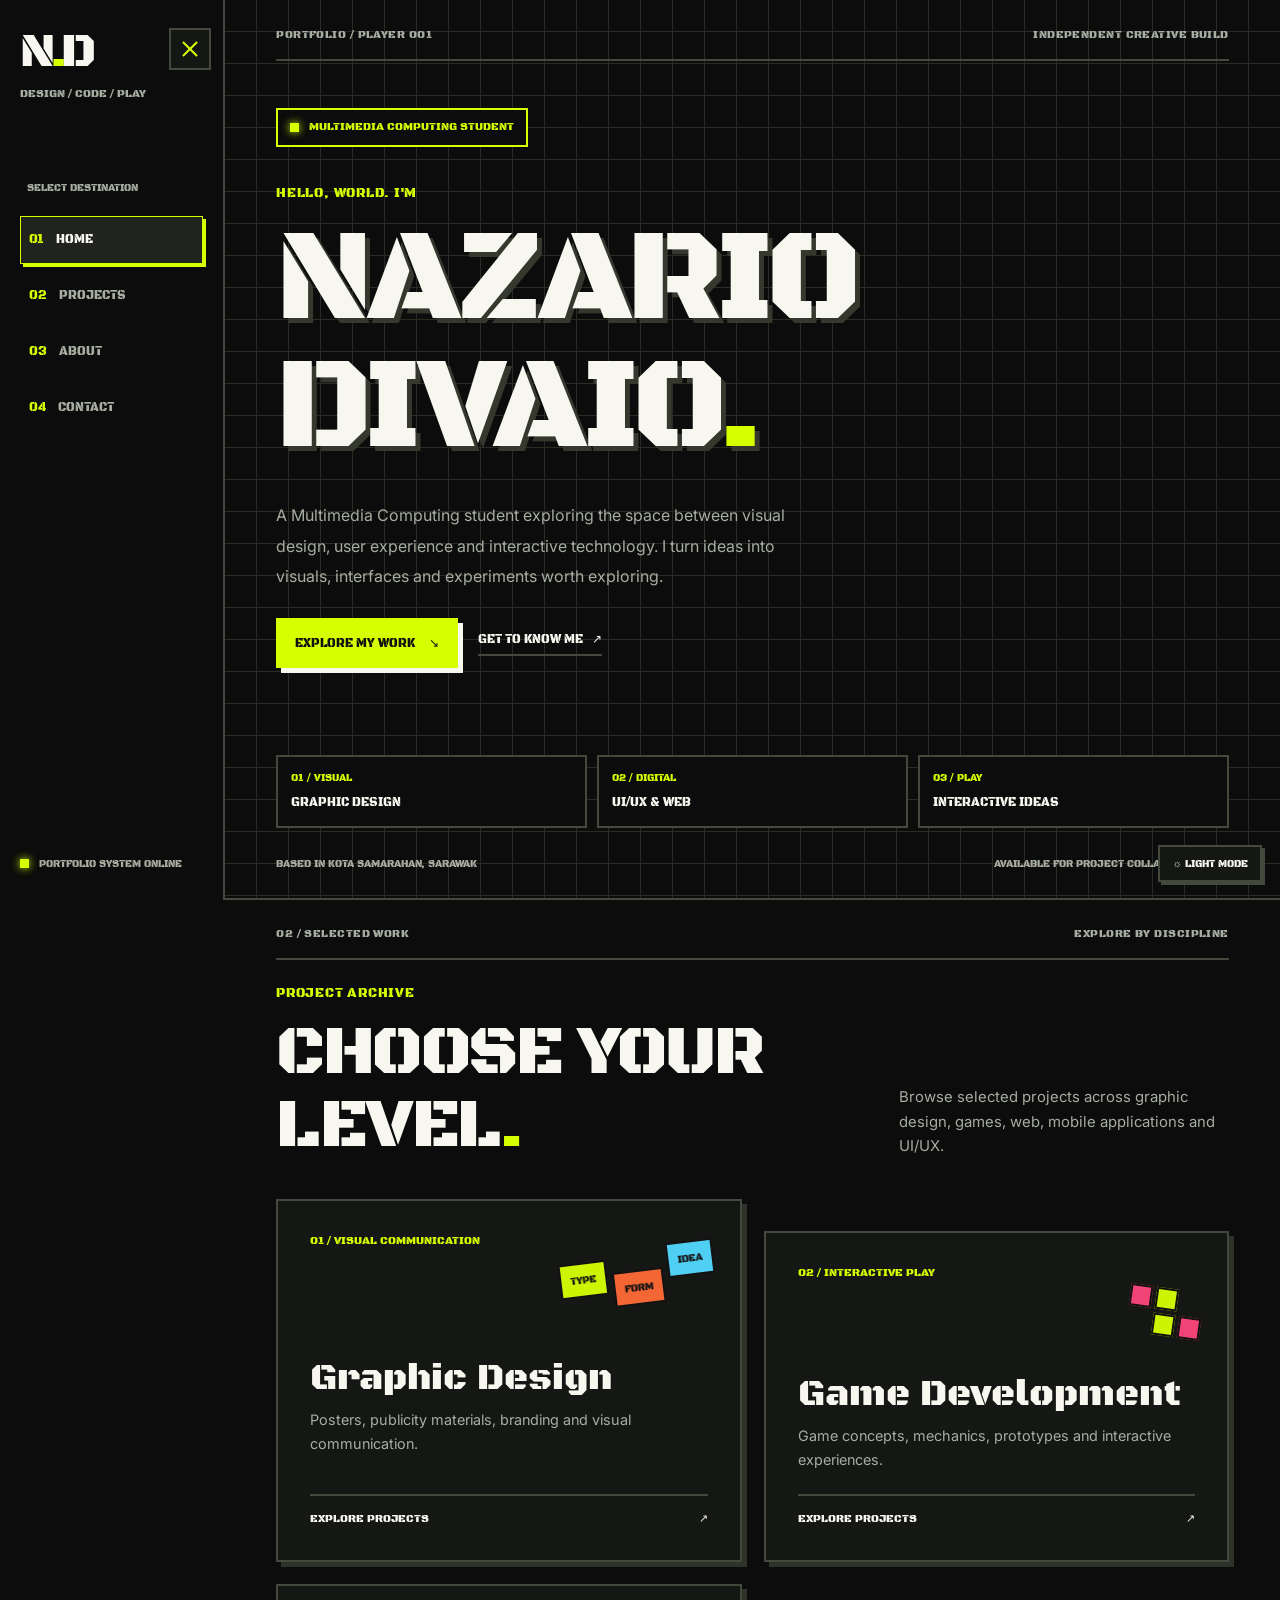
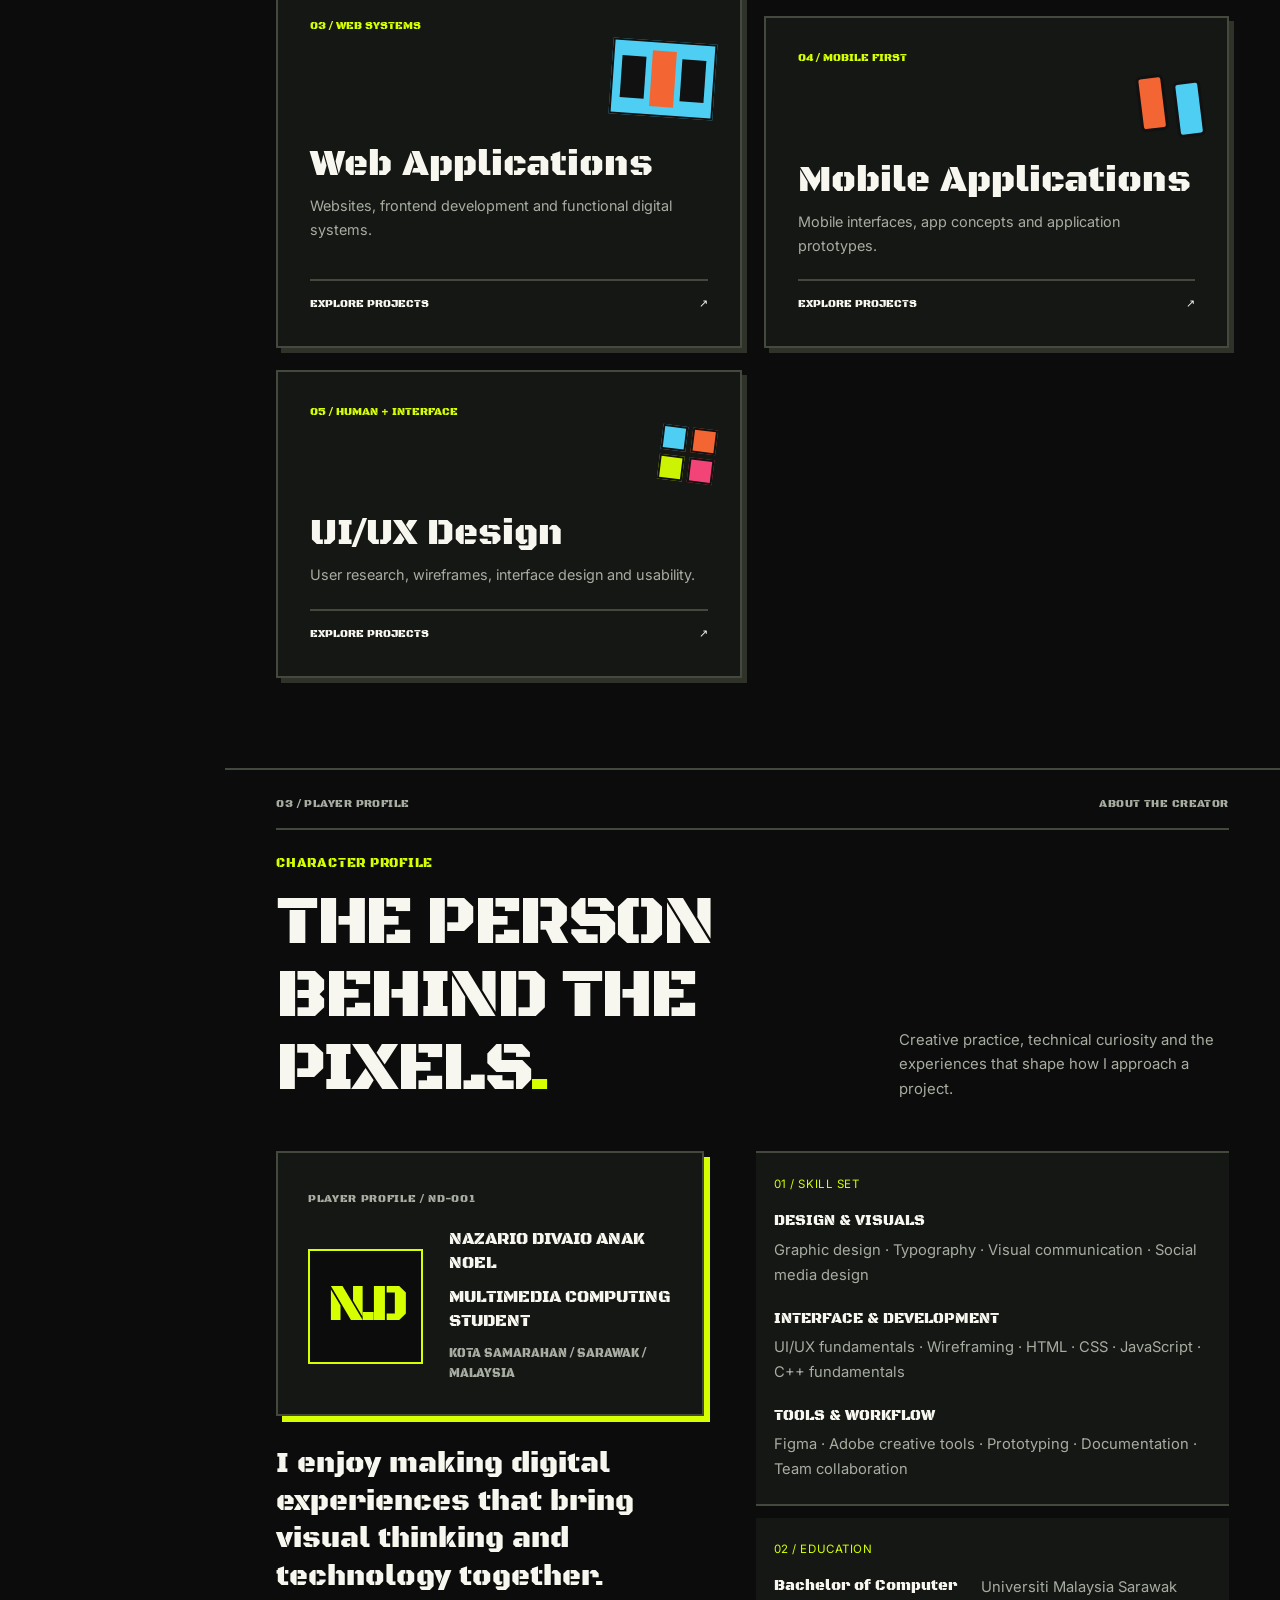
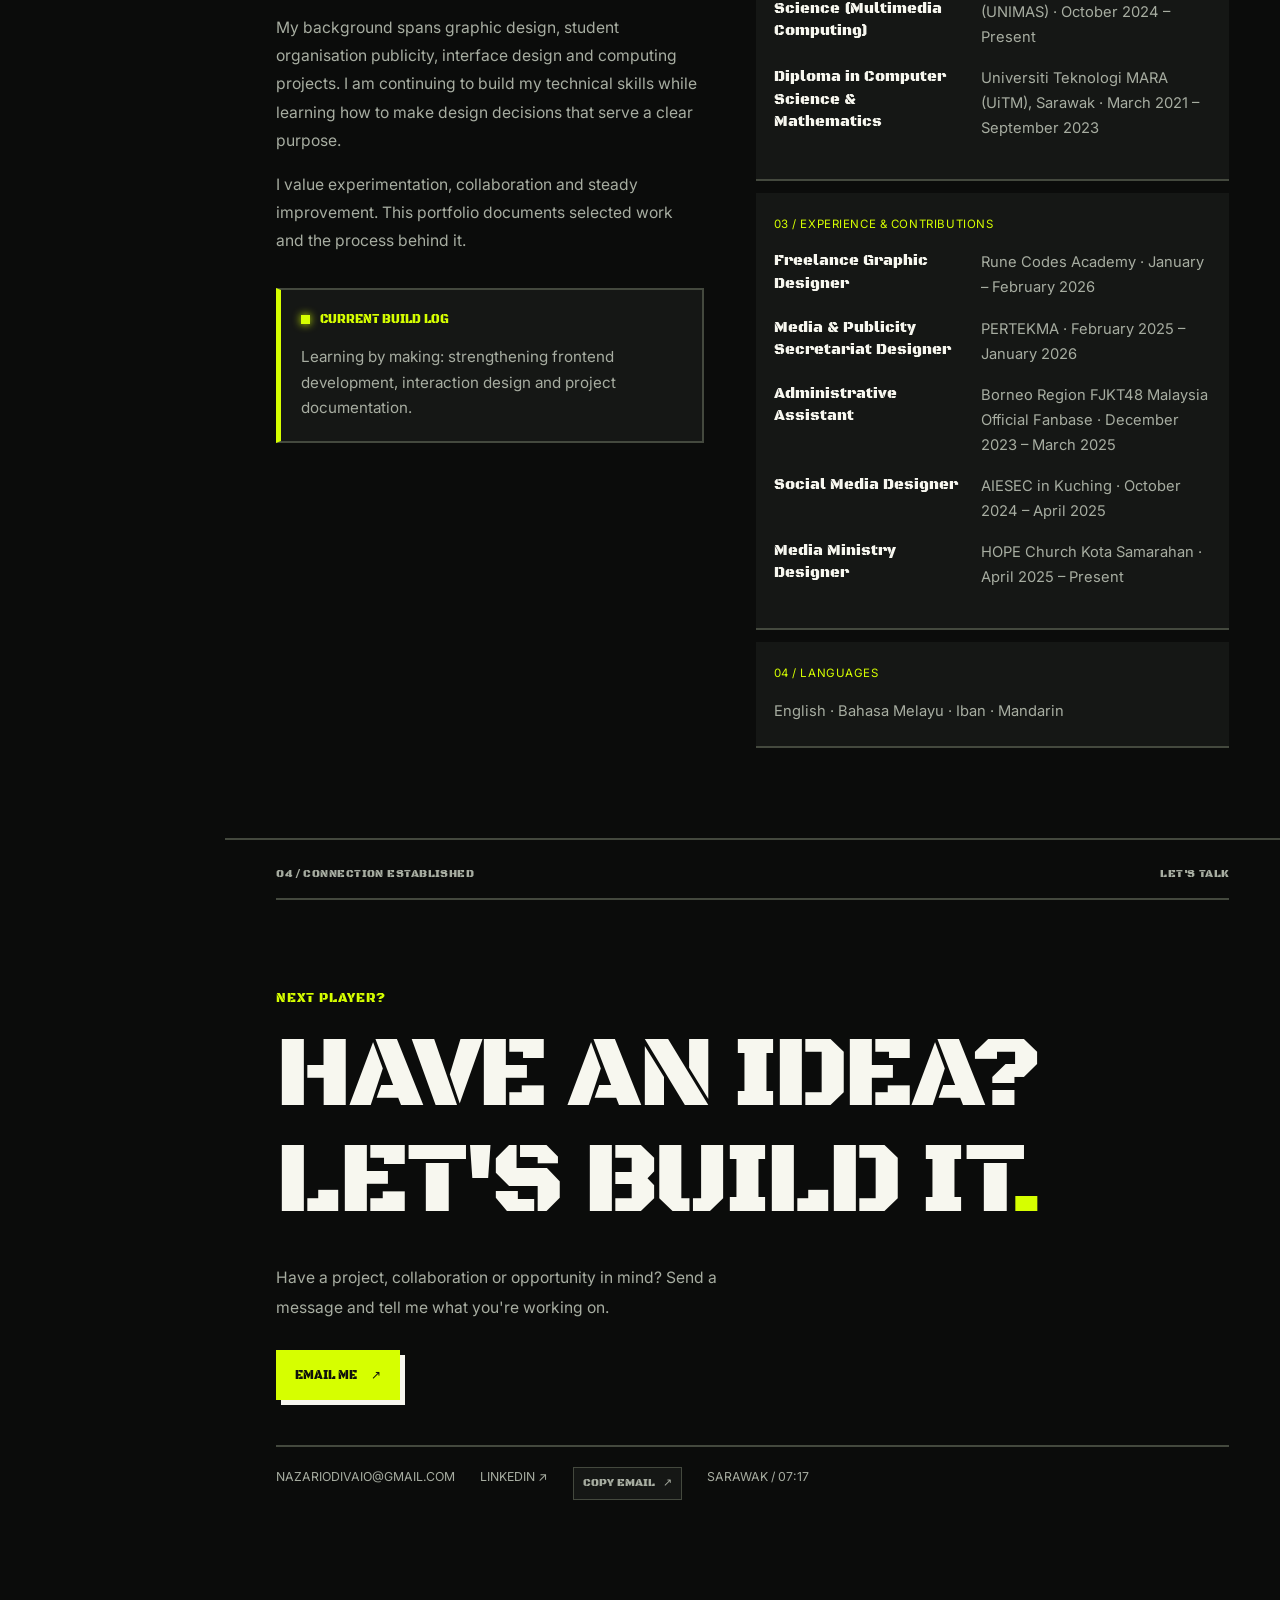
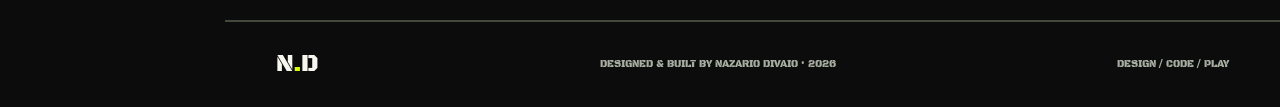
<file: index.html>
<!DOCTYPE html>
<html lang="en">
<head>
  <meta charset="UTF-8">
  <meta name="viewport" content="width=device-width, initial-scale=1">
  <meta name="theme-color" content="#0b0c0b">
  <meta name="description" content="Portfolio of Nazario Divaio — Multimedia Computing student exploring graphic design, UI/UX, web development and interactive experiences.">
  <title>Nazario Divaio Portfolio </title>
  <link rel="preconnect" href="https://fonts.googleapis.com">
  <link rel="preconnect" href="https://fonts.gstatic.com" crossorigin>
  <link href="https://fonts.googleapis.com/css2?family=Black+Ops+One&family=Inter:wght@400;500;600;700&display=swap" rel="stylesheet">
  <link rel="stylesheet" href="style.css">
  <script src="script.js" defer></script>
</head>
<body>
  <a class="skip-link" href="#home">Skip to content</a>

  <header class="site-header" id="siteHeader">
    <a class="brand" href="#home" aria-label="Nazario Divaio — homepage">
      <span class="wordmark">N<span>.</span>D</span>
      <span class="sidebar-label">DESIGN / CODE / PLAY</span>
    </a>

    <button class="menu-toggle" id="menuToggle" type="button" aria-controls="mainNav" aria-expanded="false" aria-label="Hide navigation">
      <span class="menu-label">HIDE NAV</span>
      <span class="menu-icon" aria-hidden="true"><span></span><span></span><span></span></span>
    </button>

    <nav class="main-nav" id="mainNav" aria-label="Main navigation">
      <p class="nav-heading">SELECT DESTINATION</p>
      <a class="nav-link active" href="#home"><span class="nav-number">01</span> HOME</a>
      <a class="nav-link" href="#projects"><span class="nav-number">02</span> PROJECTS</a>
      <a class="nav-link" href="#about"><span class="nav-number">03</span> ABOUT</a>
      <a class="nav-link" href="#contact"><span class="nav-number">04</span> CONTACT</a>
    </nav>

    <div class="sidebar-footer">
      <span class="status-dot" aria-hidden="true"></span>
      <span>PORTFOLIO SYSTEM ONLINE</span>
    </div>
  </header>

  <main>
    <section class="section hero" id="home" aria-labelledby="heroTitle">
      <div class="section-label">
        <span>PORTFOLIO / PLAYER 001</span>
        <span>INDEPENDENT CREATIVE BUILD</span>
      </div>

      <div class="hero-content">
        <p class="pixel-label"><span class="status-dot" aria-hidden="true"></span> MULTIMEDIA COMPUTING STUDENT</p>
        <p class="eyebrow">HELLO, WORLD. I'M</p>
        <h1 id="heroTitle">NAZARIO<br>DIVAIO<span class="accent-dot">.</span></h1>
        <p class="hero-description">A Multimedia Computing student exploring the space between visual design, user experience and interactive technology. I turn ideas into visuals, interfaces and experiments worth exploring.</p>
        <div class="hero-actions">
          <a class="button button-primary" href="#projects">EXPLORE MY WORK <span aria-hidden="true">↘</span></a>
          <a class="text-link" href="#about">GET TO KNOW ME <span aria-hidden="true">↗</span></a>
        </div>
      </div>

      <div class="hero-bottom-grid">
        <div class="arcade-status">
          <div><span class="status-key">01 / VISUAL</span><strong>GRAPHIC DESIGN</strong></div>
          <div><span class="status-key">02 / DIGITAL</span><strong>UI/UX & WEB</strong></div>
          <div><span class="status-key">03 / PLAY</span><strong>INTERACTIVE IDEAS</strong></div>
        </div>
        <div class="hero-bottom">
          <span>BASED IN KOTA SAMARAHAN, SARAWAK</span>
          <a href="#contact">AVAILABLE FOR PROJECT COLLABORATIONS ↗</a>
        </div>
      </div>
    </section>

    <section class="section" id="projects" aria-labelledby="projectsTitle">
      <div class="section-label"><span>02 / SELECTED WORK</span><span>EXPLORE BY DISCIPLINE</span></div>
      <div class="section-heading">
        <div>
          <p class="eyebrow">PROJECT ARCHIVE</p>
          <h2 id="projectsTitle">CHOOSE YOUR<br>LEVEL<span class="accent-dot">.</span></h2>
        </div>
        <p class="section-intro">Browse selected projects across graphic design, games, web, mobile applications and UI/UX.</p>
      </div>

      <div class="category-grid">
        <a class="category-card category-graphic" href="projects/graphic-design.html">
          <span class="category-number">01 / VISUAL COMMUNICATION</span>
          <div class="category-art art-poster" aria-hidden="true"><span>TYPE</span><span>FORM</span><span>IDEA</span></div>
          <h3>Graphic Design</h3>
          <p>Posters, publicity materials, branding and visual communication.</p>
          <span class="category-link">EXPLORE PROJECTS <span aria-hidden="true">↗</span></span>
        </a>

        <a class="category-card category-game" href="projects/game-development.html">
          <span class="category-number">02 / INTERACTIVE PLAY</span>
          <div class="category-art art-game" aria-hidden="true"><span></span><span></span><span></span><span></span></div>
          <h3>Game Development</h3>
          <p>Game concepts, mechanics, prototypes and interactive experiences.</p>
          <span class="category-link">EXPLORE PROJECTS <span aria-hidden="true">↗</span></span>
        </a>

        <a class="category-card category-web" href="projects/web-applications.html">
          <span class="category-number">03 / WEB SYSTEMS</span>
          <div class="category-art art-web" aria-hidden="true"><span></span><span></span><span></span></div>
          <h3>Web Applications</h3>
          <p>Websites, frontend development and functional digital systems.</p>
          <span class="category-link">EXPLORE PROJECTS <span aria-hidden="true">↗</span></span>
        </a>

        <a class="category-card category-mobile" href="projects/mobile-applications.html">
          <span class="category-number">04 / MOBILE FIRST</span>
          <div class="category-art art-mobile" aria-hidden="true"><span></span><span></span></div>
          <h3>Mobile Applications</h3>
          <p>Mobile interfaces, app concepts and application prototypes.</p>
          <span class="category-link">EXPLORE PROJECTS <span aria-hidden="true">↗</span></span>
        </a>

        <a class="category-card category-uiux" href="projects/ui-ux.html">
          <span class="category-number">05 / HUMAN + INTERFACE</span>
          <div class="category-art art-uiux" aria-hidden="true"><span></span><span></span><span></span><span></span></div>
          <h3>UI/UX Design</h3>
          <p>User research, wireframes, interface design and usability.</p>
          <span class="category-link">EXPLORE PROJECTS <span aria-hidden="true">↗</span></span>
        </a>
      </div>
    </section>

    <section class="section" id="about" aria-labelledby="aboutTitle">
      <div class="section-label"><span>03 / PLAYER PROFILE</span><span>ABOUT THE CREATOR</span></div>
      <div class="section-heading">
        <div>
          <p class="eyebrow">CHARACTER PROFILE</p>
          <h2 id="aboutTitle">THE PERSON<br>BEHIND THE PIXELS<span class="accent-dot">.</span></h2>
        </div>
        <p class="section-intro">Creative practice, technical curiosity and the experiences that shape how I approach a project.</p>
      </div>

      <div class="about-layout">
        <div class="about-intro">
          <div class="profile-panel">
            <span class="profile-code">PLAYER PROFILE / ND-001</span>
            <div class="profile-identity">
              <div class="profile-monogram" aria-hidden="true"><span class="profile-monogram-text">N<span>.</span>D</span></div>
              <div class="profile-summary">
                <p class="profile-role">NAZARIO DIVAIO ANAK NOEL</p>
                <p class="profile-role">MULTIMEDIA COMPUTING STUDENT</p>
                <p class="profile-location">KOTA SAMARAHAN / SARAWAK / MALAYSIA</p>
              </div>
            </div>
          </div>
          <p class="about-lead">I enjoy making digital experiences that bring visual thinking and technology together.</p>
          <p>My background spans graphic design, student organisation publicity, interface design and computing projects. I am continuing to build my technical skills while learning how to make design decisions that serve a clear purpose.</p>
          <p>I value experimentation, collaboration and steady improvement. This portfolio documents selected work and the process behind it.</p>
          <div class="build-log">
            <div class="build-log-heading"><span class="status-dot" aria-hidden="true"></span> CURRENT BUILD LOG</div>
            <p>Learning by making: strengthening frontend development, interaction design and project documentation.</p>
          </div>
        </div>

        <div class="about-details">
          <div class="detail-block">
            <p class="detail-label">01 / SKILL SET</p>
            <h3>DESIGN & VISUALS</h3>
            <p class="skill-list">Graphic design · Typography · Visual communication · Social media design</p>
            <h3>INTERFACE & DEVELOPMENT</h3>
            <p class="skill-list">UI/UX fundamentals · Wireframing · HTML · CSS · JavaScript · C++ fundamentals</p>
            <h3>TOOLS & WORKFLOW</h3>
            <p class="skill-list">Figma · Adobe creative tools · Prototyping · Documentation · Team collaboration</p>
          </div>

          <div class="detail-block detail-education">
            <p class="detail-label">02 / EDUCATION</p>
            <h3>Bachelor of Computer Science (Multimedia Computing)</h3>
            <p>Universiti Malaysia Sarawak (UNIMAS) · October 2024 – Present</p>
            <h3>Diploma in Computer Science & Mathematics</h3>
            <p>Universiti Teknologi MARA (UiTM), Sarawak · March 2021 – September 2023</p>
          </div>

          <div class="detail-block detail-experience">
            <p class="detail-label">03 / EXPERIENCE & CONTRIBUTIONS</p>
            <h3>Freelance Graphic Designer</h3><p>Rune Codes Academy · January – February 2026</p>
            <h3>Media & Publicity Secretariat Designer</h3><p>PERTEKMA · February 2025 – January 2026</p>
            <h3>Administrative Assistant</h3><p>Borneo Region FJKT48 Malaysia Official Fanbase · December 2023 – March 2025</p>
            <h3>Social Media Designer</h3><p>AIESEC in Kuching · October 2024 – April 2025</p>
            <h3>Media Ministry Designer</h3><p>HOPE Church Kota Samarahan · April 2025 – Present</p>
          </div>

          <div class="detail-block">
            <p class="detail-label">04 / LANGUAGES</p>
            <p class="skill-list">English · Bahasa Melayu · Iban · Mandarin</p>
          </div>
        </div>
      </div>
    </section>

    <section class="section" id="contact" aria-labelledby="contactTitle">
      <div class="section-label"><span>04 / CONNECTION ESTABLISHED</span><span>LET'S TALK</span></div>
      <div class="contact-content">
        <p class="eyebrow">NEXT PLAYER?</p>
        <h2 id="contactTitle">HAVE AN IDEA?<br>LET'S BUILD IT<span class="accent-dot">.</span></h2>
        <p class="contact-description">Have a project, collaboration or opportunity in mind? Send a message and tell me what you're working on.</p>
        <a class="button button-primary" href="mailto:nazariodivaio@gmail.com">EMAIL ME <span aria-hidden="true">↗</span></a>
        <div class="contact-links">
          <a href="mailto:nazariodivaio@gmail.com">NAZARIODIVAIO@GMAIL.COM</a>
          <a href="https://www.linkedin.com/in/nazario-divaio-noel" target="_blank" rel="noopener noreferrer">LINKEDIN ↗</a>
          <button class="copy-email" type="button" data-copy-email="nazariodivaio@gmail.com">COPY EMAIL <span aria-hidden="true">↗</span></button>
          <span class="copy-email-status" role="status" aria-live="polite" hidden></span>
          <span id="localTime" class="local-time">SARAWAK / --:--</span>
        </div>
      </div>
    </section>
  </main>

  <footer class="site-footer">
    <p class="footer-mark">N<span>.</span>D</p>
    <p>DESIGNED & BUILT BY NAZARIO DIVAIO · <span id="currentYear">2026</span></p>
    <p>DESIGN / CODE / PLAY</p>
  </footer>

  <div class="utility-controls" aria-label="Display controls">
    <button class="theme-toggle" id="themeToggle" type="button" aria-pressed="false">☼ LIGHT MODE</button>
    <button class="back-to-top" id="backToTop" type="button" hidden>↑ BACK TO TOP</button>
  </div>
</body>
</html>
</file>
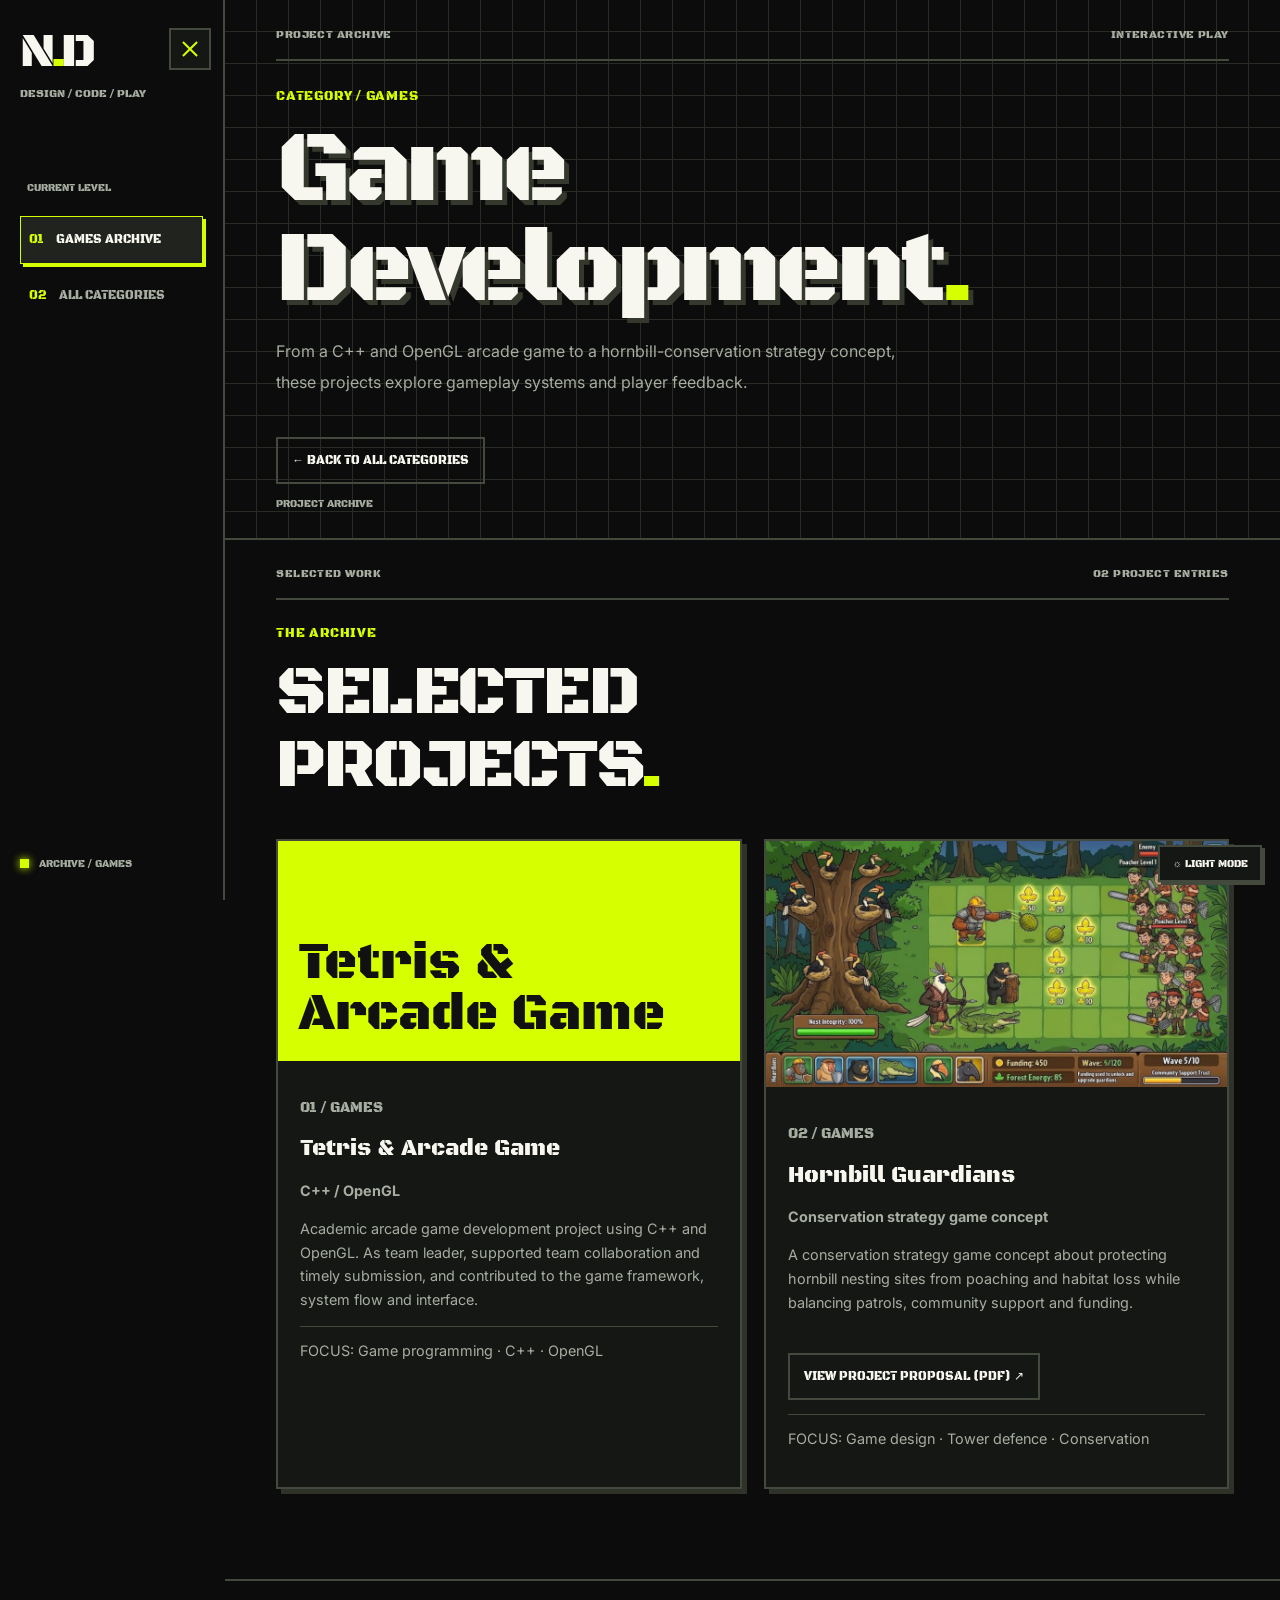
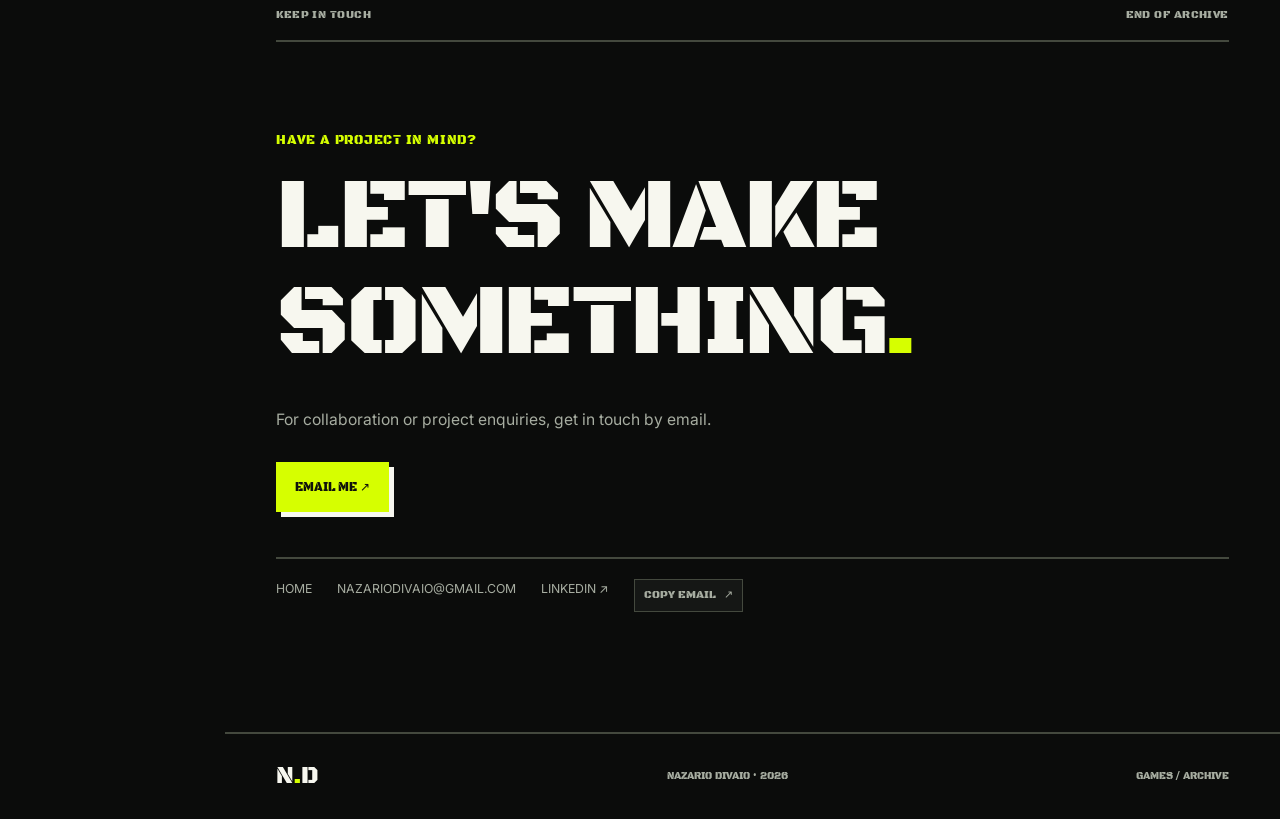
<file: projects/game-development.html>
<!DOCTYPE html>
<html lang="en">
<head>
  <meta charset="UTF-8">
  <meta name="viewport" content="width=device-width, initial-scale=1">
  <meta name="theme-color" content="#0b0c0b">
  <meta name="description" content="Game Development projects by Nazario Divaio.">
  <title>Game Development — Nazario Divaio</title>
  <link rel="preconnect" href="https://fonts.googleapis.com">
  <link rel="preconnect" href="https://fonts.gstatic.com" crossorigin>
  <link href="https://fonts.googleapis.com/css2?family=Black+Ops+One&family=Inter:wght@400;500;600;700&display=swap" rel="stylesheet">
  <link rel="stylesheet" href="../style.css">
  <script src="../script.js" defer></script>
</head>
<body>
  <a class="skip-link" href="#categoryHome">Skip to content</a>
  <header class="site-header">
    <a class="brand" href="../index.html" aria-label="Return to portfolio homepage">
      <span class="wordmark">N<span>.</span>D</span>
      <span class="sidebar-label">DESIGN / CODE / PLAY</span>
    </a>
    <button class="menu-toggle" id="menuToggle" type="button" aria-controls="mainNav" aria-expanded="false" aria-label="Hide navigation">
      <span class="menu-label">HIDE NAV</span>
      <span class="menu-icon" aria-hidden="true"><span></span><span></span><span></span></span>
    </button>
    <nav class="main-nav category-nav" id="mainNav" aria-label="Category navigation">
      <p class="nav-heading">CURRENT LEVEL</p>
      <a class="nav-link active" href="#categoryHome"><span class="nav-number">01</span> GAMES ARCHIVE</a>
      <a class="nav-link" href="../index.html#projects"><span class="nav-number">02</span> ALL CATEGORIES</a>
    </nav>
    <div class="sidebar-footer"><span class="status-dot" aria-hidden="true"></span><span>ARCHIVE / GAMES</span></div>
  </header>
  <main>
    <section class="section hero category-hero" id="categoryHome" aria-labelledby="categoryTitle">
      <div class="section-label"><span>PROJECT ARCHIVE</span><span>INTERACTIVE PLAY</span></div>
      <div class="hero-content">
        <p class="eyebrow">CATEGORY / GAMES</p>
        <h1 id="categoryTitle">Game<br>Development<span class="accent-dot">.</span></h1>
        <p class="category-intro">From a C++ and OpenGL arcade game to a hornbill-conservation strategy concept, these projects explore gameplay systems and player feedback.</p>
        <a class="back-link" href="../index.html#projects">← BACK TO ALL CATEGORIES</a>
      </div>
      <div class="hero-bottom"><span>PROJECT ARCHIVE</span></div>
    </section>
    <section class="section" aria-labelledby="archiveTitle">
      <div class="section-label"><span>SELECTED WORK</span><span>02 PROJECT ENTRIES</span></div>
      <div class="section-heading">
        <div><p class="eyebrow">THE ARCHIVE</p><h2 id="archiveTitle">SELECTED<br>PROJECTS<span class="accent-dot">.</span></h2></div>
      </div>
      <div class="project-list">
      <article class="case-card">
        <div class="case-art" aria-label="Stylised project title preview"><span>Tetris &amp; Arcade Game</span></div>
        <div class="case-content">
          <p class="project-tag">01 / GAMES</p>
          <h2>Tetris &amp; Arcade Game</h2>
          <p><strong>C++ / OpenGL</strong></p>
          <p>Academic arcade game development project using C++ and OpenGL. As team leader, supported team collaboration and timely submission, and contributed to the game framework, system flow and interface.</p>
          <p class="case-meta">FOCUS: Game programming · C++ · OpenGL</p>
        </div>
      </article>
      <article class="case-card">
        <img class="case-image case-image-wide" src="../images/hornbill-guardians-gameplay.png" alt="Hornbill Guardians gameplay example showing hornbill nests, a strategy grid, resources, and patrolling characters." width="498" height="226" loading="lazy" decoding="async">
        <div class="case-content">
          <p class="project-tag">02 / GAMES</p>
          <h2>Hornbill Guardians</h2>
          <p><strong>Conservation strategy game concept</strong></p>
          <p>A conservation strategy game concept about protecting hornbill nesting sites from poaching and habitat loss while balancing patrols, community support and funding.</p>
          <a class="back-link" href="../documents/hornbill-guardians-proposal.pdf" target="_blank" rel="noopener noreferrer">VIEW PROJECT PROPOSAL (PDF) ↗</a>
          <p class="case-meta">FOCUS: Game design · Tower defence · Conservation</p>
        </div>
      </article>
      </div>
    </section>
    <section class="section" id="contact">
      <div class="section-label"><span>KEEP IN TOUCH</span><span>END OF ARCHIVE</span></div>
      <div class="contact-content">
        <p class="eyebrow">HAVE A PROJECT IN MIND?</p>
        <h2>LET'S MAKE<br>SOMETHING<span class="accent-dot">.</span></h2>
        <p class="contact-description">For collaboration or project enquiries, get in touch by email.</p>
        <a class="button button-primary" href="mailto:nazariodivaio@gmail.com">EMAIL ME ↗</a>
        <div class="contact-links"><a href="../index.html">HOME</a><a href="mailto:nazariodivaio@gmail.com">NAZARIODIVAIO@GMAIL.COM</a><a href="https://www.linkedin.com/in/nazario-divaio-noel" target="_blank" rel="noopener noreferrer">LINKEDIN ↗</a><button class="copy-email" type="button" data-copy-email="nazariodivaio@gmail.com">COPY EMAIL <span aria-hidden="true">↗</span></button><span class="copy-email-status" role="status" aria-live="polite" hidden></span></div>
      </div>
    </section>
  </main>
  <footer class="site-footer"><p class="footer-mark">N<span>.</span>D</p><p>NAZARIO DIVAIO · <span id="currentYear">2026</span></p><p>GAMES / ARCHIVE</p></footer>
  <div class="utility-controls"><button class="theme-toggle" id="themeToggle" type="button" aria-pressed="false">☼ LIGHT MODE</button><button class="back-to-top" id="backToTop" type="button" hidden>↑ BACK TO TOP</button></div>
</body>
</html>
</file>
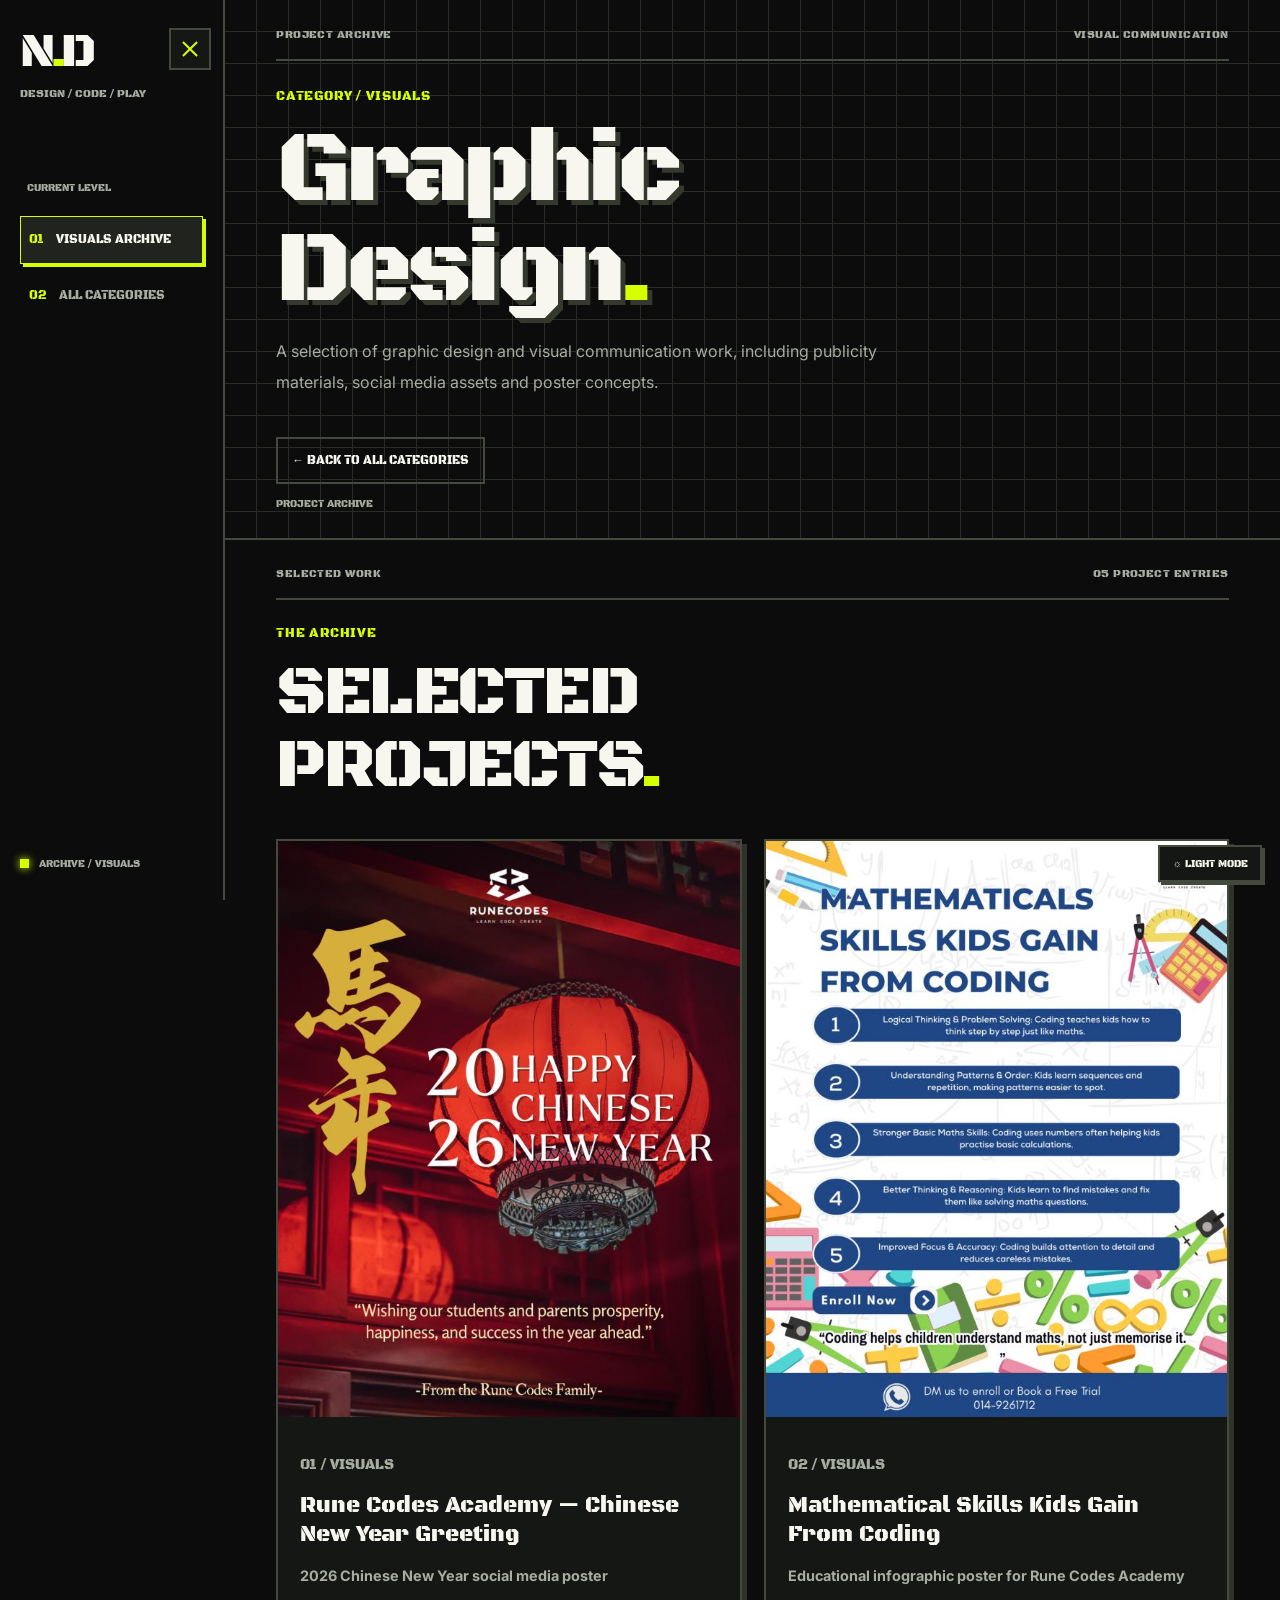
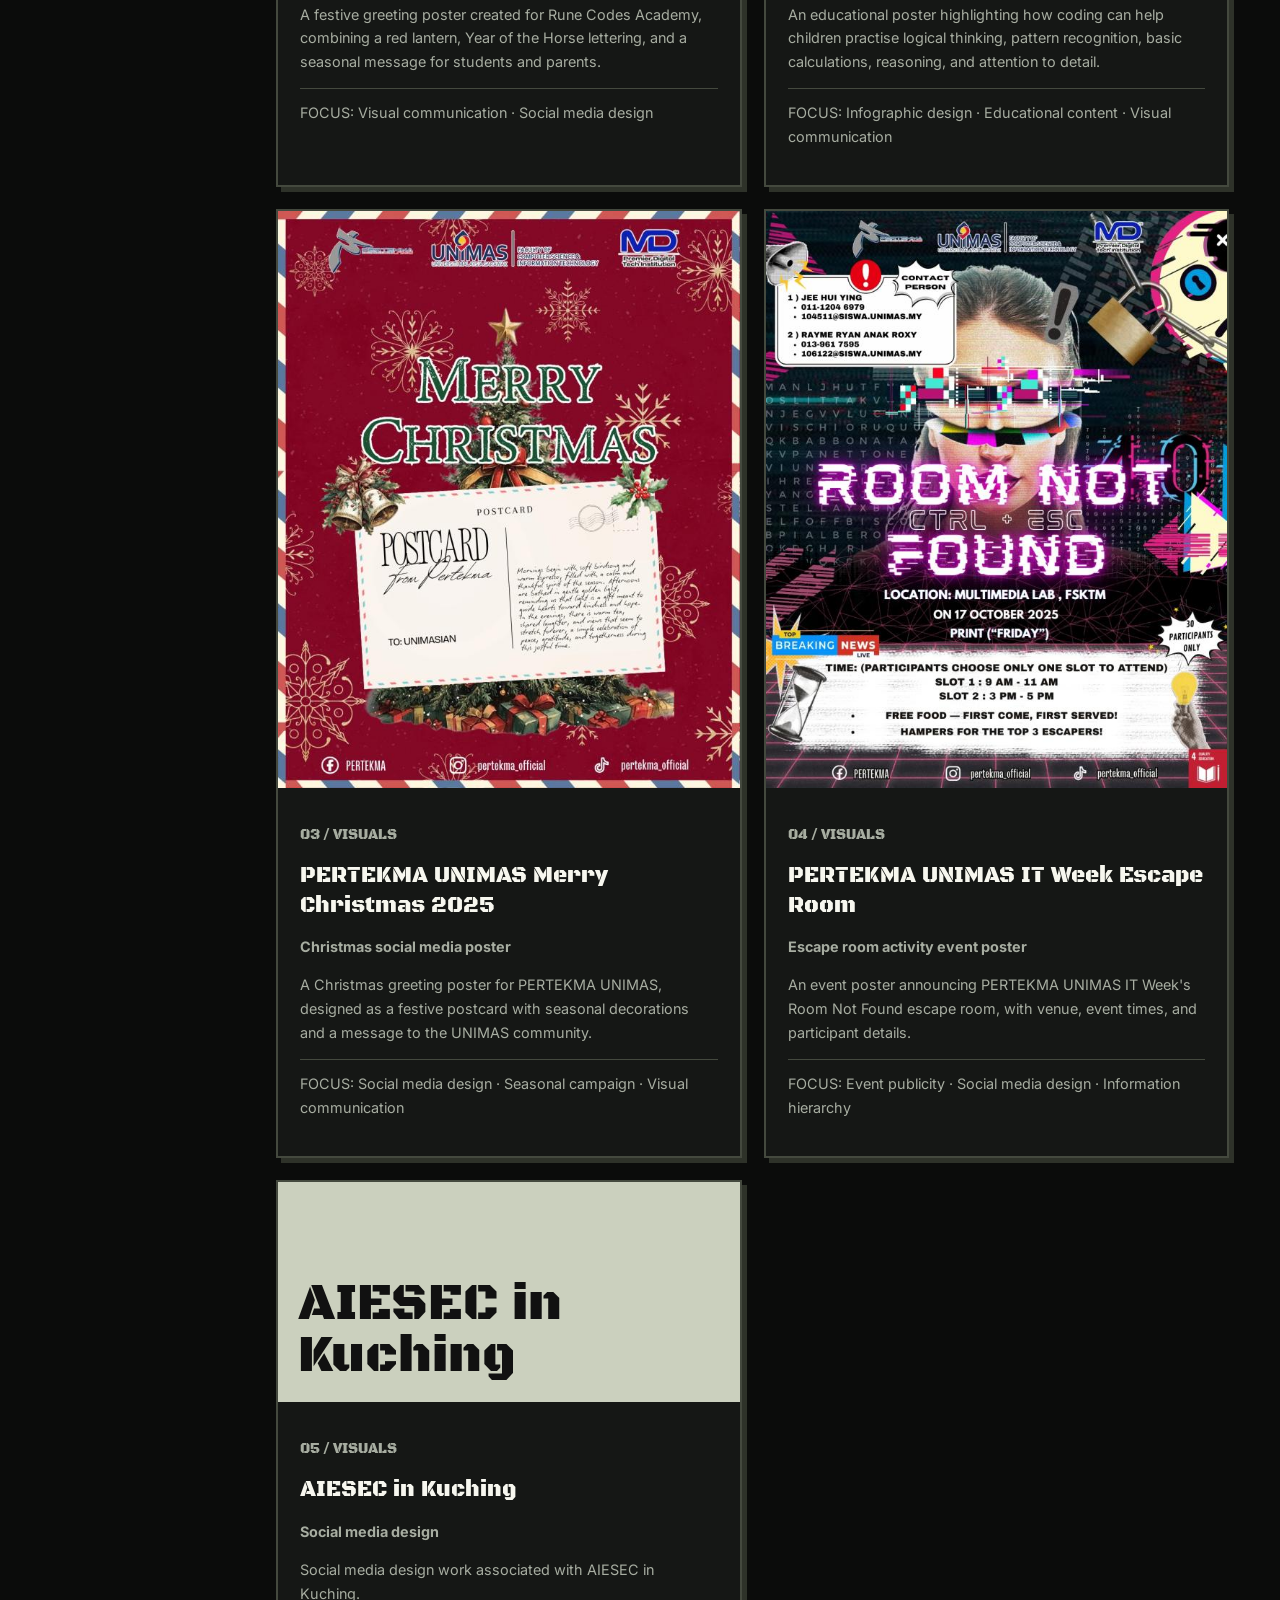
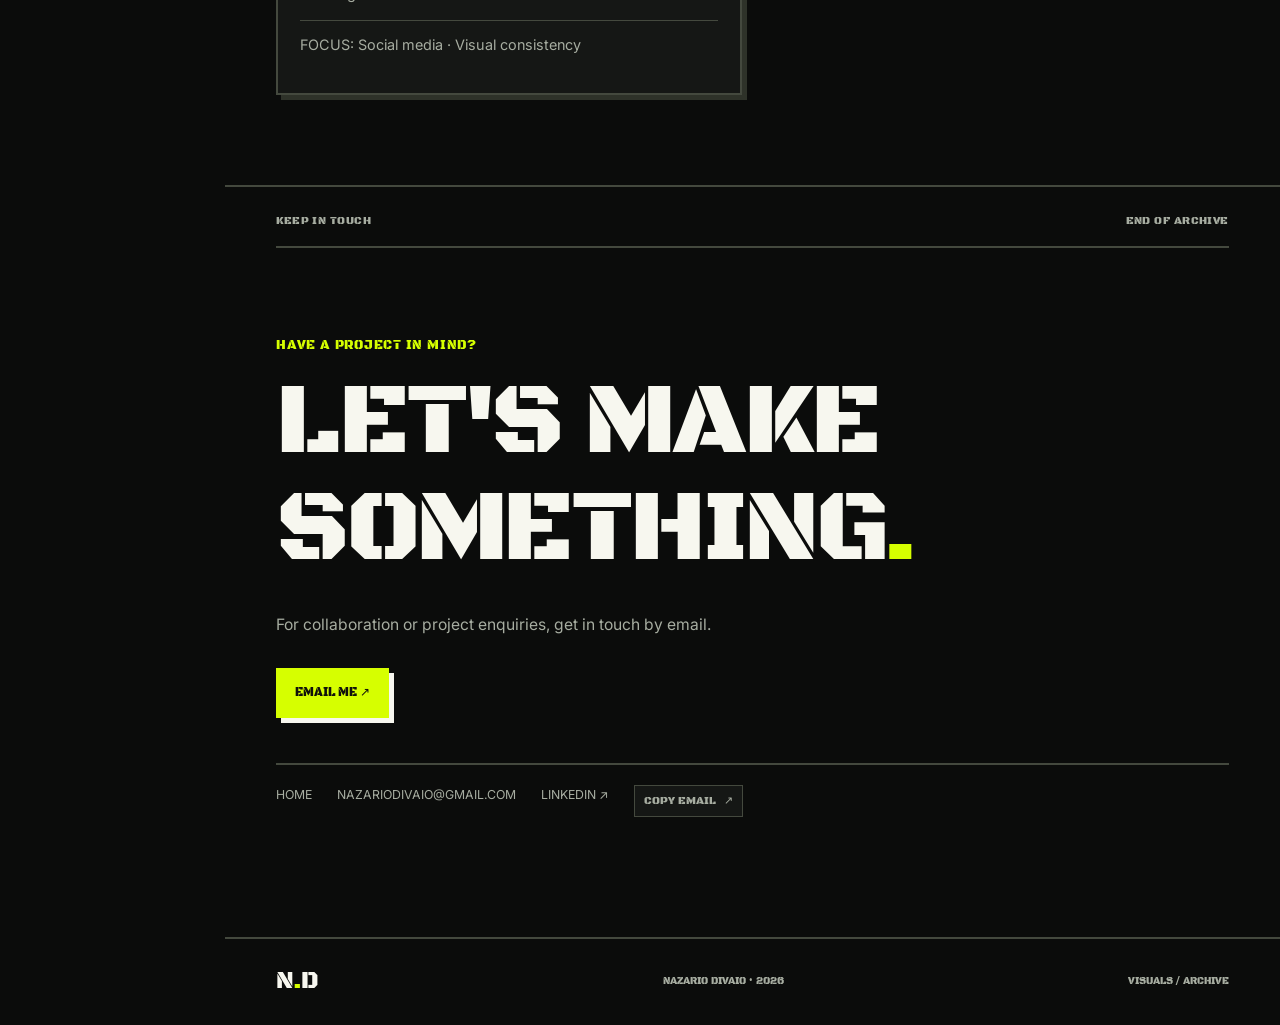
<file: projects/graphic-design.html>
<!DOCTYPE html>
<html lang="en">
<head>
  <meta charset="UTF-8">
  <meta name="viewport" content="width=device-width, initial-scale=1">
  <meta name="theme-color" content="#0b0c0b">
  <meta name="description" content="Graphic Design projects by Nazario Divaio.">
  <title>Graphic Design — Nazario Divaio</title>
  <link rel="preconnect" href="https://fonts.googleapis.com">
  <link rel="preconnect" href="https://fonts.gstatic.com" crossorigin>
  <link href="https://fonts.googleapis.com/css2?family=Black+Ops+One&family=Inter:wght@400;500;600;700&display=swap" rel="stylesheet">
  <link rel="stylesheet" href="../style.css">
  <script src="../script.js" defer></script>
</head>
<body>
  <a class="skip-link" href="#categoryHome">Skip to content</a>
  <header class="site-header">
    <a class="brand" href="../index.html" aria-label="Return to portfolio homepage">
      <span class="wordmark">N<span>.</span>D</span>
      <span class="sidebar-label">DESIGN / CODE / PLAY</span>
    </a>
    <button class="menu-toggle" id="menuToggle" type="button" aria-controls="mainNav" aria-expanded="false" aria-label="Hide navigation">
      <span class="menu-label">HIDE NAV</span>
      <span class="menu-icon" aria-hidden="true"><span></span><span></span><span></span></span>
    </button>
    <nav class="main-nav category-nav" id="mainNav" aria-label="Category navigation">
      <p class="nav-heading">CURRENT LEVEL</p>
      <a class="nav-link active" href="#categoryHome"><span class="nav-number">01</span> VISUALS ARCHIVE</a>
      <a class="nav-link" href="../index.html#projects"><span class="nav-number">02</span> ALL CATEGORIES</a>
    </nav>
    <div class="sidebar-footer"><span class="status-dot" aria-hidden="true"></span><span>ARCHIVE / VISUALS</span></div>
  </header>
  <main>
    <section class="section hero category-hero" id="categoryHome" aria-labelledby="categoryTitle">
      <div class="section-label"><span>PROJECT ARCHIVE</span><span>VISUAL COMMUNICATION</span></div>
      <div class="hero-content">
        <p class="eyebrow">CATEGORY / VISUALS</p>
        <h1 id="categoryTitle">Graphic<br>Design<span class="accent-dot">.</span></h1>
        <p class="category-intro">A selection of graphic design and visual communication work, including publicity materials, social media assets and poster concepts.</p>
        <a class="back-link" href="../index.html#projects">← BACK TO ALL CATEGORIES</a>
      </div>
      <div class="hero-bottom"><span>PROJECT ARCHIVE</span></div>
    </section>
    <section class="section" aria-labelledby="archiveTitle">
      <div class="section-label"><span>SELECTED WORK</span><span>05 PROJECT ENTRIES</span></div>
      <div class="section-heading">
        <div><p class="eyebrow">THE ARCHIVE</p><h2 id="archiveTitle">SELECTED<br>PROJECTS<span class="accent-dot">.</span></h2></div>
      </div>
      <div class="project-list">
      <article class="case-card">
        <img class="case-image" src="../images/rune-codes-chinese-new-year-poster.png" alt="Rune Codes Academy Chinese New Year poster featuring a red lantern and a Year of the Horse greeting." width="640" height="800" loading="lazy" decoding="async">
        <div class="case-content">
          <p class="project-tag">01 / VISUALS</p>
          <h2>Rune Codes Academy — Chinese New Year Greeting</h2>
          <p><strong>2026 Chinese New Year social media poster</strong></p>
          <p>A festive greeting poster created for Rune Codes Academy, combining a red lantern, Year of the Horse lettering, and a seasonal message for students and parents.</p>
          <p class="case-meta">FOCUS: Visual communication · Social media design</p>
        </div>
      </article>
      <article class="case-card">
        <img class="case-image" src="../images/rune-codes-mathematical-skills-infographic.png" alt="Rune Codes Academy infographic showing five ways coding can build children's mathematical skills, with colorful maths illustrations." width="640" height="800" loading="lazy" decoding="async">
        <div class="case-content">
          <p class="project-tag">02 / VISUALS</p>
          <h2>Mathematical Skills Kids Gain From Coding</h2>
          <p><strong>Educational infographic poster for Rune Codes Academy</strong></p>
          <p>An educational poster highlighting how coding can help children practise logical thinking, pattern recognition, basic calculations, reasoning, and attention to detail.</p>
          <p class="case-meta">FOCUS: Infographic design · Educational content · Visual communication</p>
        </div>
      </article>
      <article class="case-card">
        <img class="case-image" src="../images/pertekma-unimas-christmas-2025-poster.png" alt="PERTEKMA UNIMAS Merry Christmas 2025 social media poster with a red festive background, snowflakes, and a postcard design." width="640" height="800" loading="lazy" decoding="async">
        <div class="case-content">
          <p class="project-tag">03 / VISUALS</p>
          <h2>PERTEKMA UNIMAS Merry Christmas 2025</h2>
          <p><strong>Christmas social media poster</strong></p>
          <p>A Christmas greeting poster for PERTEKMA UNIMAS, designed as a festive postcard with seasonal decorations and a message to the UNIMAS community.</p>
          <p class="case-meta">FOCUS: Social media design · Seasonal campaign · Visual communication</p>
        </div>
      </article>
      <article class="case-card">
        <img class="case-image" src="../images/pertekma-unimas-it-week-escape-room-poster.png" alt="PERTEKMA UNIMAS IT Week Room Not Found escape room activities poster, with event date, times, venue, and participant information." width="640" height="800" loading="lazy" decoding="async">
        <div class="case-content">
          <p class="project-tag">04 / VISUALS</p>
          <h2>PERTEKMA UNIMAS IT Week Escape Room</h2>
          <p><strong>Escape room activity event poster</strong></p>
          <p>An event poster announcing PERTEKMA UNIMAS IT Week's Room Not Found escape room, with venue, event times, and participant details.</p>
          <p class="case-meta">FOCUS: Event publicity · Social media design · Information hierarchy</p>
        </div>
      </article>
      <article class="case-card">
        <div class="case-art" aria-label="Stylised project title preview"><span>AIESEC in Kuching</span></div>
        <div class="case-content">
          <p class="project-tag">05 / VISUALS</p>
          <h2>AIESEC in Kuching</h2>
          <p><strong>Social media design</strong></p>
          <p>Social media design work associated with AIESEC in Kuching.</p>
          <p class="case-meta">FOCUS: Social media · Visual consistency</p>
        </div>
      </article>
      </div>
    </section>
    <section class="section" id="contact">
      <div class="section-label"><span>KEEP IN TOUCH</span><span>END OF ARCHIVE</span></div>
      <div class="contact-content">
        <p class="eyebrow">HAVE A PROJECT IN MIND?</p>
        <h2>LET'S MAKE<br>SOMETHING<span class="accent-dot">.</span></h2>
        <p class="contact-description">For collaboration or project enquiries, get in touch by email.</p>
        <a class="button button-primary" href="mailto:nazariodivaio@gmail.com">EMAIL ME ↗</a>
        <div class="contact-links"><a href="../index.html">HOME</a><a href="mailto:nazariodivaio@gmail.com">NAZARIODIVAIO@GMAIL.COM</a><a href="https://www.linkedin.com/in/nazario-divaio-noel" target="_blank" rel="noopener noreferrer">LINKEDIN ↗</a><button class="copy-email" type="button" data-copy-email="nazariodivaio@gmail.com">COPY EMAIL <span aria-hidden="true">↗</span></button><span class="copy-email-status" role="status" aria-live="polite" hidden></span></div>
      </div>
    </section>
  </main>
  <footer class="site-footer"><p class="footer-mark">N<span>.</span>D</p><p>NAZARIO DIVAIO · <span id="currentYear">2026</span></p><p>VISUALS / ARCHIVE</p></footer>
  <div class="utility-controls"><button class="theme-toggle" id="themeToggle" type="button" aria-pressed="false">☼ LIGHT MODE</button><button class="back-to-top" id="backToTop" type="button" hidden>↑ BACK TO TOP</button></div>
</body>
</html>
</file>
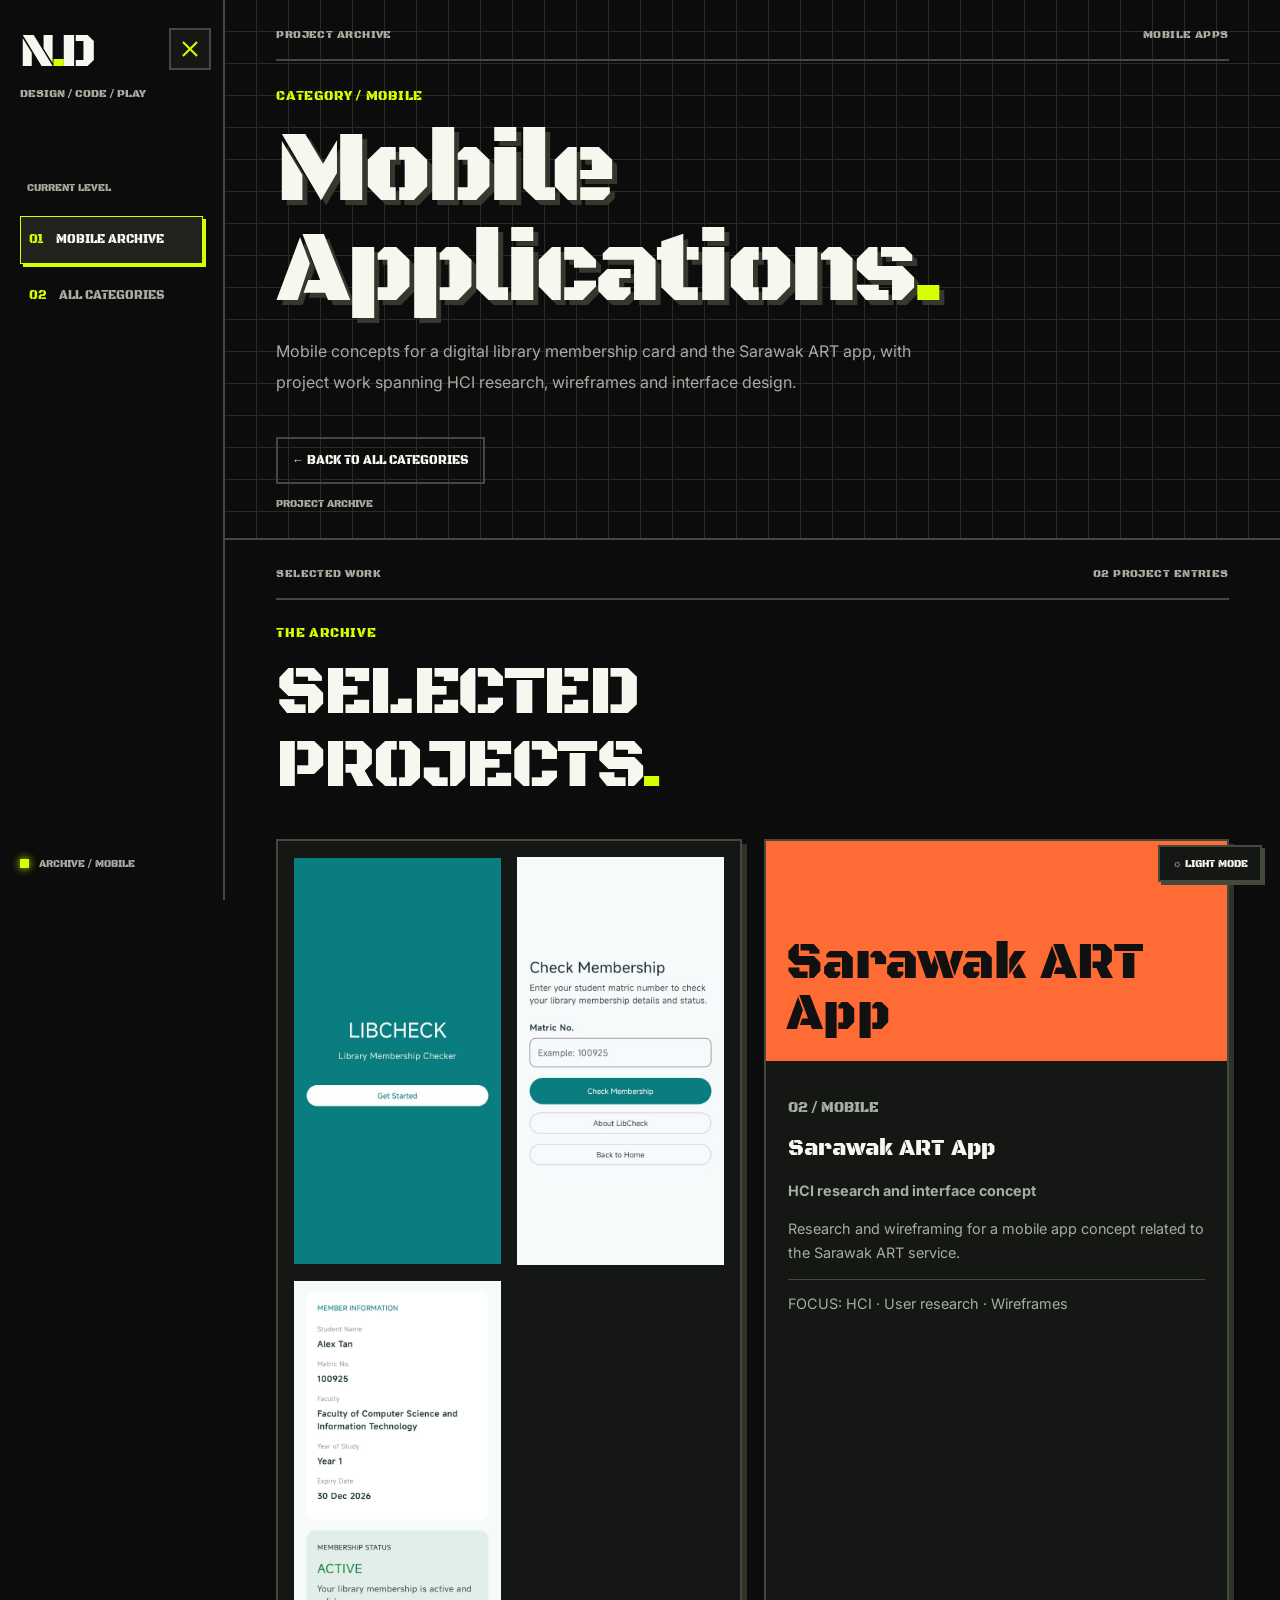
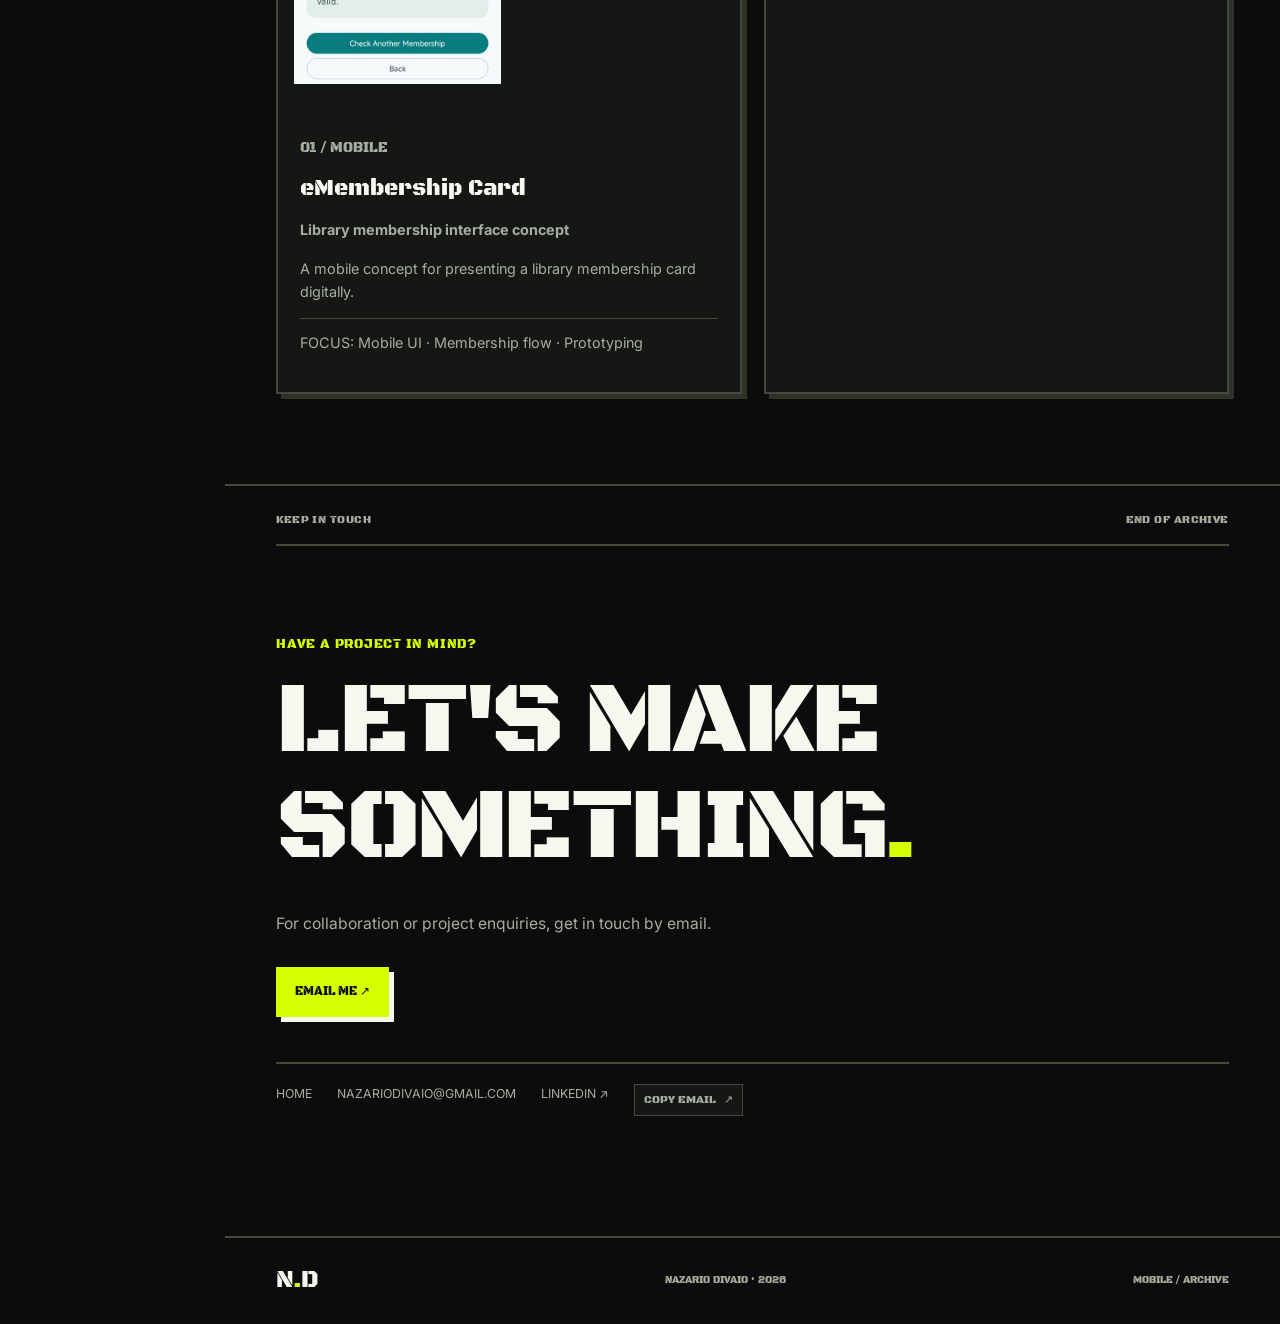
<file: projects/mobile-applications.html>
<!DOCTYPE html>
<html lang="en">
<head>
  <meta charset="UTF-8">
  <meta name="viewport" content="width=device-width, initial-scale=1">
  <meta name="theme-color" content="#0b0c0b">
  <meta name="description" content="Mobile Applications projects by Nazario Divaio.">
  <title>Mobile Applications — Nazario Divaio</title>
  <link rel="preconnect" href="https://fonts.googleapis.com">
  <link rel="preconnect" href="https://fonts.gstatic.com" crossorigin>
  <link href="https://fonts.googleapis.com/css2?family=Black+Ops+One&family=Inter:wght@400;500;600;700&display=swap" rel="stylesheet">
  <link rel="stylesheet" href="../style.css">
  <script src="../script.js" defer></script>
</head>
<body>
  <a class="skip-link" href="#categoryHome">Skip to content</a>
  <header class="site-header">
    <a class="brand" href="../index.html" aria-label="Return to portfolio homepage">
      <span class="wordmark">N<span>.</span>D</span>
      <span class="sidebar-label">DESIGN / CODE / PLAY</span>
    </a>
    <button class="menu-toggle" id="menuToggle" type="button" aria-controls="mainNav" aria-expanded="false" aria-label="Hide navigation">
      <span class="menu-label">HIDE NAV</span>
      <span class="menu-icon" aria-hidden="true"><span></span><span></span><span></span></span>
    </button>
    <nav class="main-nav category-nav" id="mainNav" aria-label="Category navigation">
      <p class="nav-heading">CURRENT LEVEL</p>
      <a class="nav-link active" href="#categoryHome"><span class="nav-number">01</span> MOBILE ARCHIVE</a>
      <a class="nav-link" href="../index.html#projects"><span class="nav-number">02</span> ALL CATEGORIES</a>
    </nav>
    <div class="sidebar-footer"><span class="status-dot" aria-hidden="true"></span><span>ARCHIVE / MOBILE</span></div>
  </header>
  <main>
    <section class="section hero category-hero" id="categoryHome" aria-labelledby="categoryTitle">
      <div class="section-label"><span>PROJECT ARCHIVE</span><span>MOBILE APPS</span></div>
      <div class="hero-content">
        <p class="eyebrow">CATEGORY / MOBILE</p>
        <h1 id="categoryTitle">Mobile<br>Applications<span class="accent-dot">.</span></h1>
        <p class="category-intro">Mobile concepts for a digital library membership card and the Sarawak ART app, with project work spanning HCI research, wireframes and interface design.</p>
        <a class="back-link" href="../index.html#projects">← BACK TO ALL CATEGORIES</a>
      </div>
      <div class="hero-bottom"><span>PROJECT ARCHIVE</span></div>
    </section>
    <section class="section" aria-labelledby="archiveTitle">
      <div class="section-label"><span>SELECTED WORK</span><span>02 PROJECT ENTRIES</span></div>
      <div class="section-heading">
        <div><p class="eyebrow">THE ARCHIVE</p><h2 id="archiveTitle">SELECTED<br>PROJECTS<span class="accent-dot">.</span></h2></div>
      </div>
      <div class="project-list">
      <article class="case-card">
        <div class="membership-gallery" aria-label="eMembership Card app screens">
          <img class="case-image" src="../images/libcheck-welcome.png" alt="LibCheck welcome screen for the Library Membership Checker with a Get Started button." width="540" height="1062" loading="lazy" decoding="async">
          <img class="case-image" src="../images/libcheck-membership-check.png" alt="LibCheck membership lookup screen requesting a student matric number." width="540" height="1068" loading="lazy" decoding="async">
          <img class="case-image" src="../images/libcheck-membership-result.png" alt="LibCheck membership result showing member information and active membership status." width="540" height="1053" loading="lazy" decoding="async">
        </div>
        <div class="case-content">
          <p class="project-tag">01 / MOBILE</p>
          <h2>eMembership Card</h2>
          <p><strong>Library membership interface concept</strong></p>
          <p>A mobile concept for presenting a library membership card digitally.</p>
          <p class="case-meta">FOCUS: Mobile UI · Membership flow · Prototyping</p>
        </div>
      </article>
      <article class="case-card">
        <div class="case-art" aria-label="Stylised project title preview"><span>Sarawak ART App</span></div>
        <div class="case-content">
          <p class="project-tag">02 / MOBILE</p>
          <h2>Sarawak ART App</h2>
          <p><strong>HCI research and interface concept</strong></p>
          <p>Research and wireframing for a mobile app concept related to the Sarawak ART service.</p>
          <p class="case-meta">FOCUS: HCI · User research · Wireframes</p>
        </div>
      </article>
      </div>
    </section>
    <section class="section" id="contact">
      <div class="section-label"><span>KEEP IN TOUCH</span><span>END OF ARCHIVE</span></div>
      <div class="contact-content">
        <p class="eyebrow">HAVE A PROJECT IN MIND?</p>
        <h2>LET'S MAKE<br>SOMETHING<span class="accent-dot">.</span></h2>
        <p class="contact-description">For collaboration or project enquiries, get in touch by email.</p>
        <a class="button button-primary" href="mailto:nazariodivaio@gmail.com">EMAIL ME ↗</a>
        <div class="contact-links"><a href="../index.html">HOME</a><a href="mailto:nazariodivaio@gmail.com">NAZARIODIVAIO@GMAIL.COM</a><a href="https://www.linkedin.com/in/nazario-divaio-noel" target="_blank" rel="noopener noreferrer">LINKEDIN ↗</a><button class="copy-email" type="button" data-copy-email="nazariodivaio@gmail.com">COPY EMAIL <span aria-hidden="true">↗</span></button><span class="copy-email-status" role="status" aria-live="polite" hidden></span></div>
      </div>
    </section>
  </main>
  <footer class="site-footer"><p class="footer-mark">N<span>.</span>D</p><p>NAZARIO DIVAIO · <span id="currentYear">2026</span></p><p>MOBILE / ARCHIVE</p></footer>
  <div class="utility-controls"><button class="theme-toggle" id="themeToggle" type="button" aria-pressed="false">☼ LIGHT MODE</button><button class="back-to-top" id="backToTop" type="button" hidden>↑ BACK TO TOP</button></div>
</body>
</html>
</file>
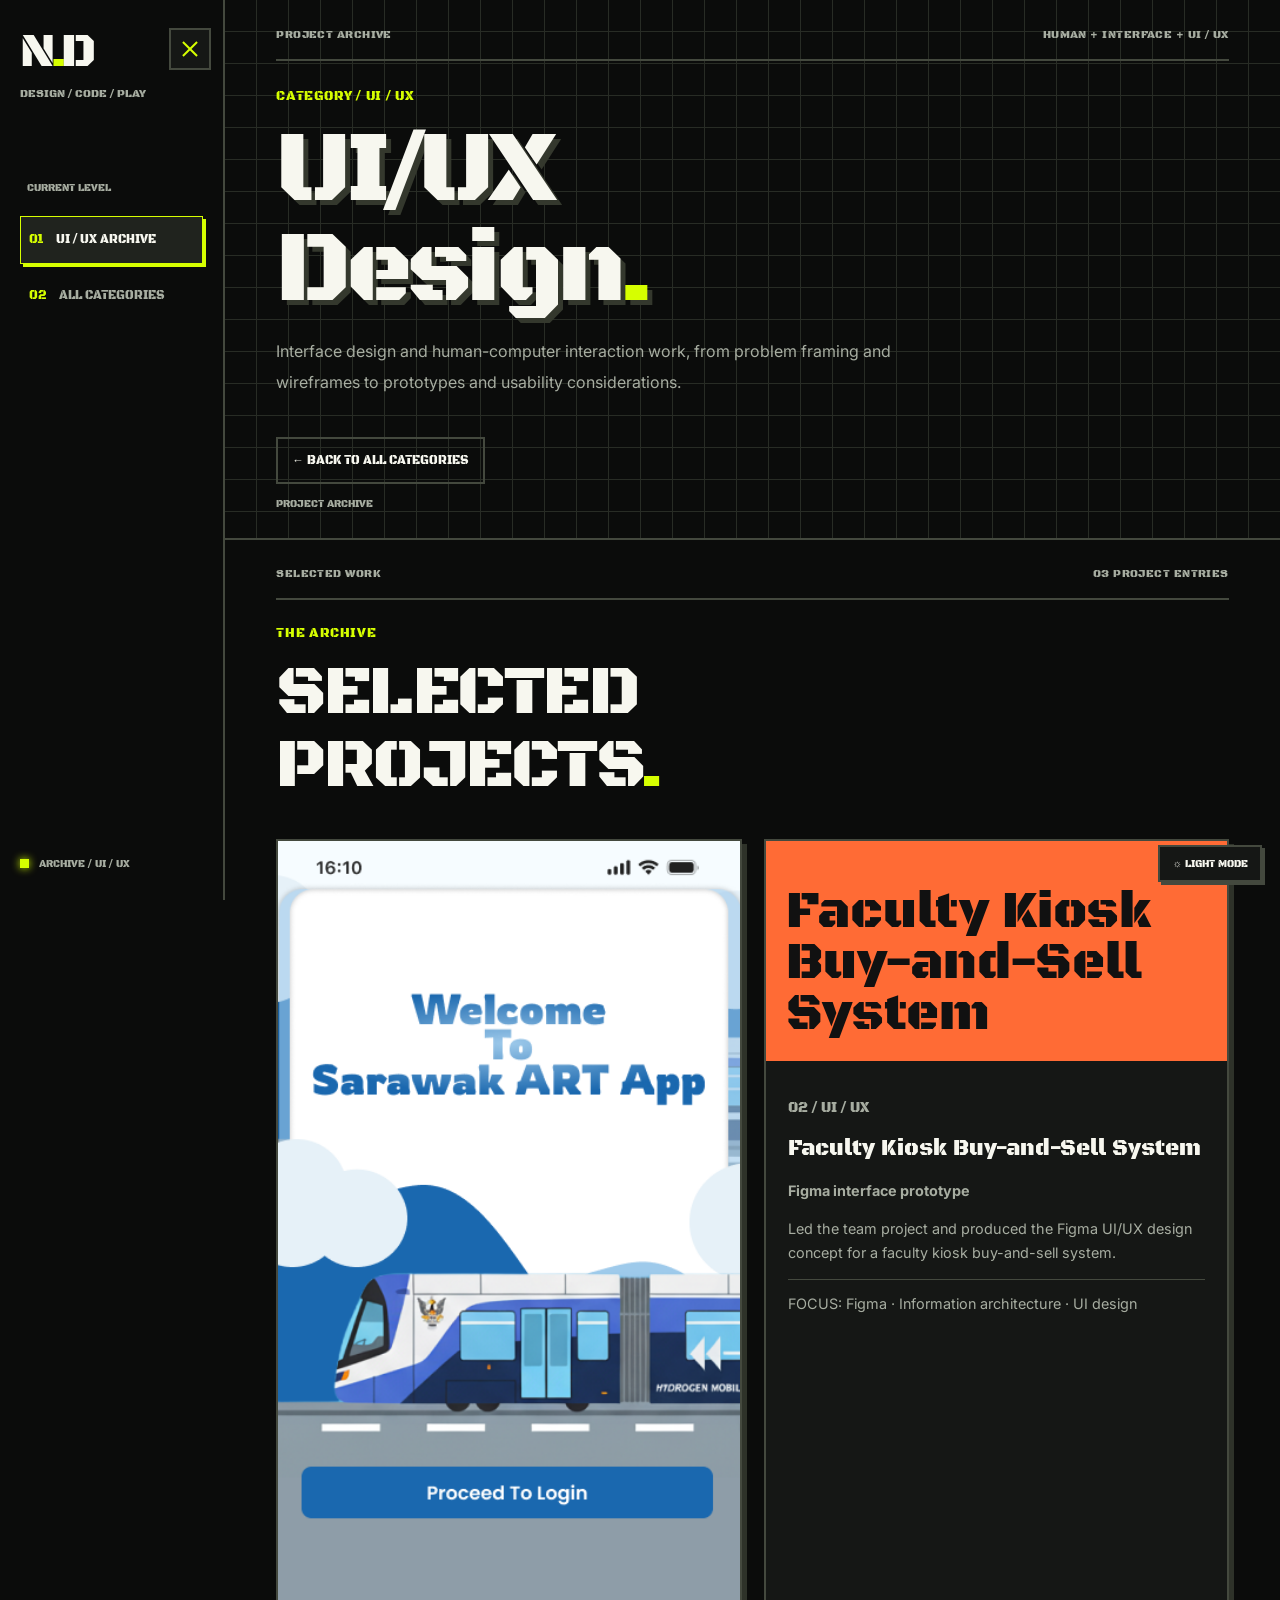
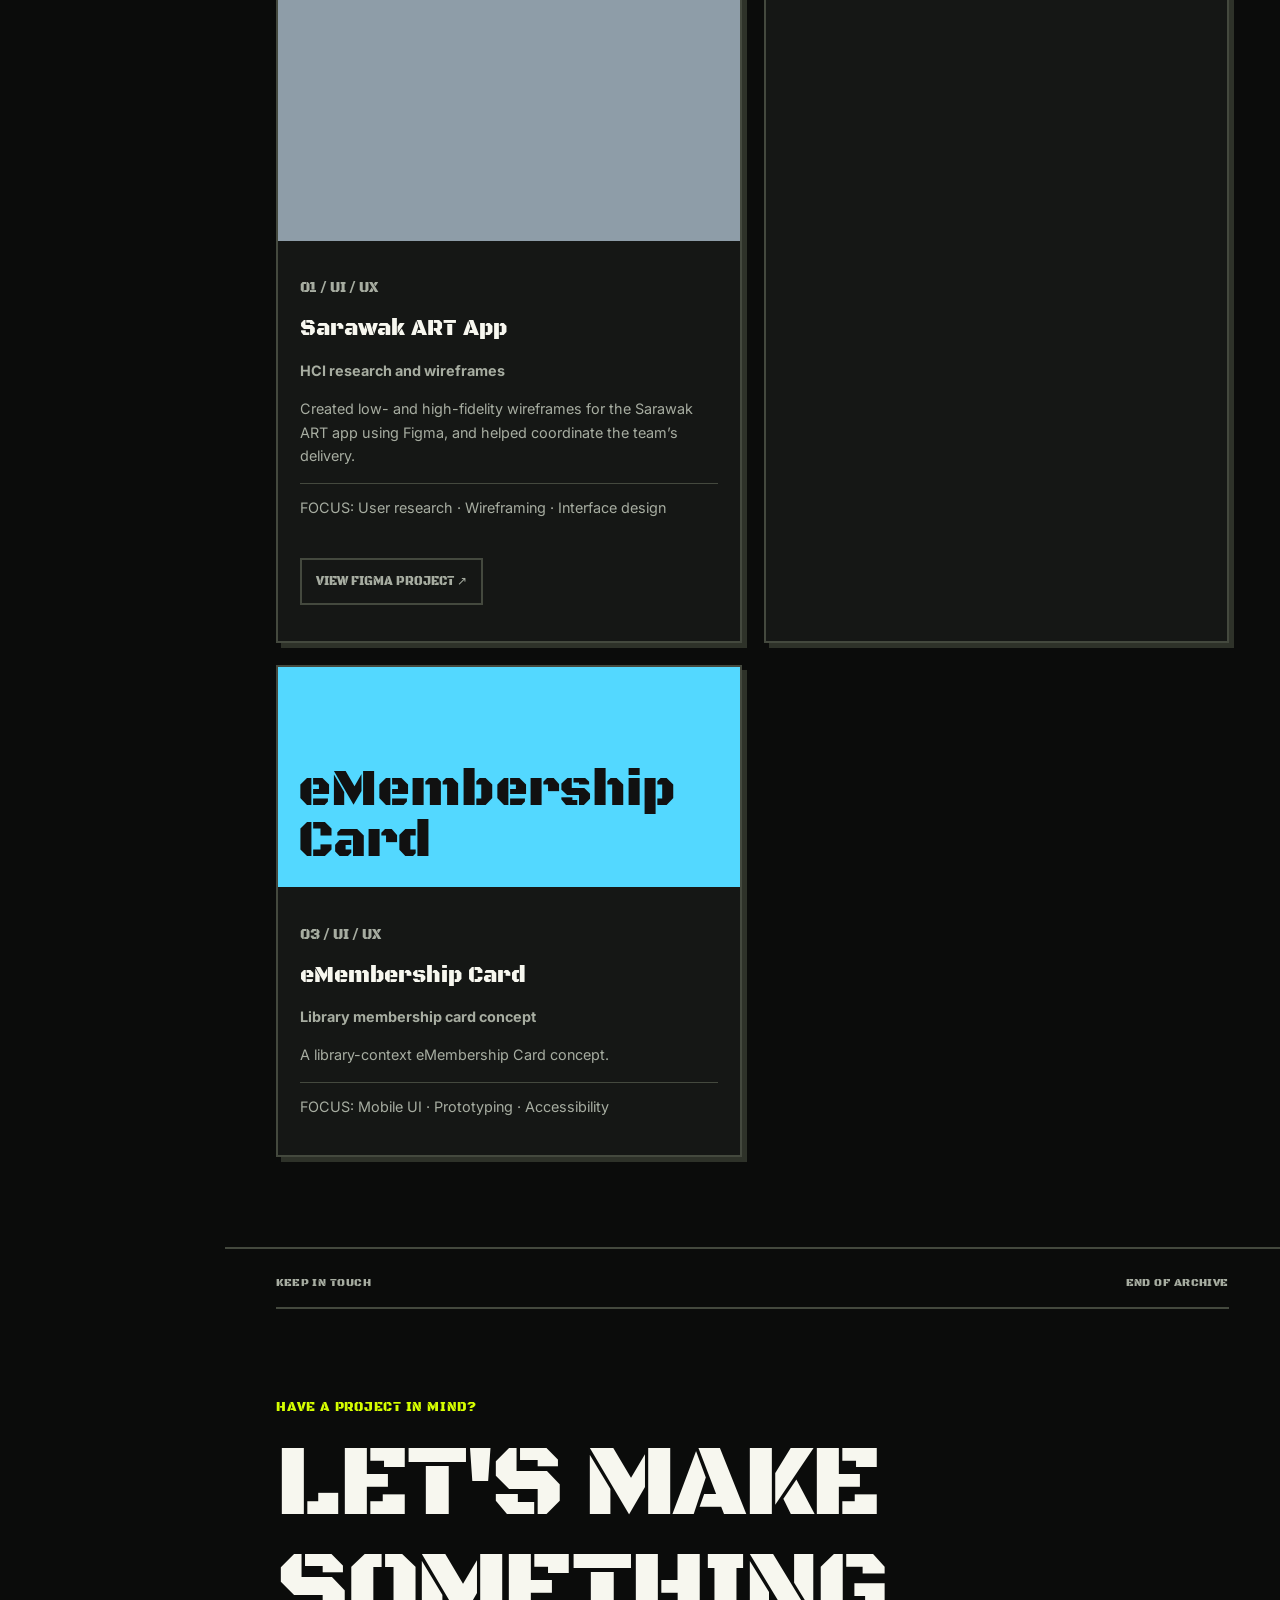
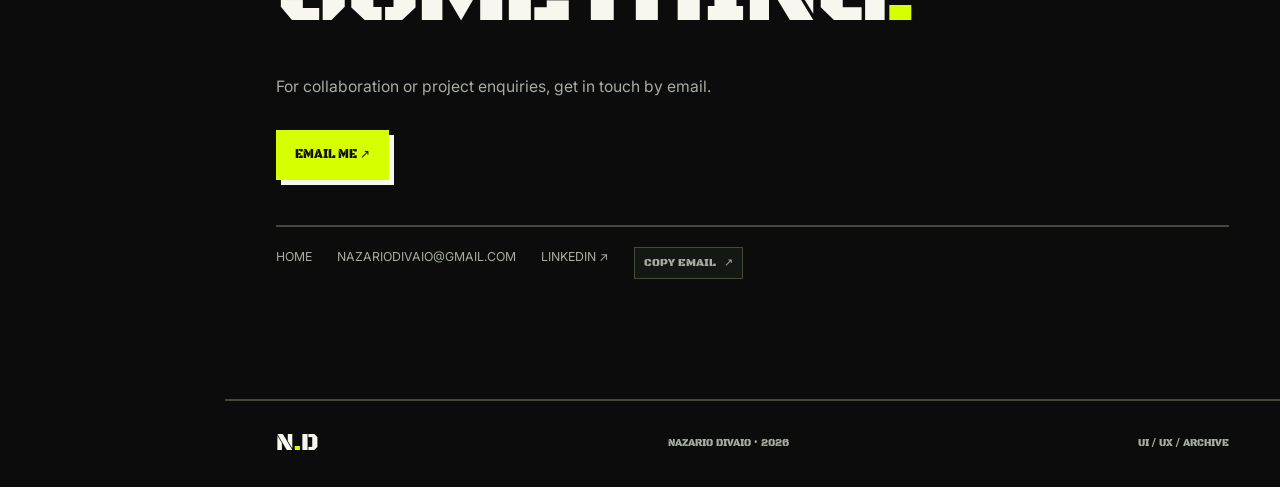
<file: projects/ui-ux.html>
<!DOCTYPE html>
<html lang="en">
<head>
  <meta charset="UTF-8">
  <meta name="viewport" content="width=device-width, initial-scale=1">
  <meta name="theme-color" content="#0b0c0b">
  <meta name="description" content="UI/UX Design projects by Nazario Divaio.">
  <title>UI/UX Design — Nazario Divaio</title>
  <link rel="preconnect" href="https://fonts.googleapis.com">
  <link rel="preconnect" href="https://fonts.gstatic.com" crossorigin>
  <link href="https://fonts.googleapis.com/css2?family=Black+Ops+One&family=Inter:wght@400;500;600;700&display=swap" rel="stylesheet">
  <link rel="stylesheet" href="../style.css">
  <script src="../script.js" defer></script>
</head>
<body>
  <a class="skip-link" href="#categoryHome">Skip to content</a>
  <header class="site-header">
    <a class="brand" href="../index.html" aria-label="Return to portfolio homepage">
      <span class="wordmark">N<span>.</span>D</span>
      <span class="sidebar-label">DESIGN / CODE / PLAY</span>
    </a>
    <button class="menu-toggle" id="menuToggle" type="button" aria-controls="mainNav" aria-expanded="false" aria-label="Hide navigation">
      <span class="menu-label">HIDE NAV</span>
      <span class="menu-icon" aria-hidden="true"><span></span><span></span><span></span></span>
    </button>
    <nav class="main-nav category-nav" id="mainNav" aria-label="Category navigation">
      <p class="nav-heading">CURRENT LEVEL</p>
      <a class="nav-link active" href="#categoryHome"><span class="nav-number">01</span> UI / UX ARCHIVE</a>
      <a class="nav-link" href="../index.html#projects"><span class="nav-number">02</span> ALL CATEGORIES</a>
    </nav>
    <div class="sidebar-footer"><span class="status-dot" aria-hidden="true"></span><span>ARCHIVE / UI / UX</span></div>
  </header>
  <main>
    <section class="section hero category-hero" id="categoryHome" aria-labelledby="categoryTitle">
      <div class="section-label"><span>PROJECT ARCHIVE</span><span>HUMAN + INTERFACE + UI / UX</span></div>
      <div class="hero-content">
        <p class="eyebrow">CATEGORY / UI / UX</p>
        <h1 id="categoryTitle">UI/UX<br>Design<span class="accent-dot">.</span></h1>
        <p class="category-intro">Interface design and human-computer interaction work, from problem framing and wireframes to prototypes and usability considerations.</p>
        <a class="back-link" href="../index.html#projects">← BACK TO ALL CATEGORIES</a>
      </div>
      <div class="hero-bottom"><span>PROJECT ARCHIVE</span></div>
    </section>
    <section class="section" aria-labelledby="archiveTitle">
      <div class="section-label"><span>SELECTED WORK</span><span>03 PROJECT ENTRIES</span></div>
      <div class="section-heading">
        <div><p class="eyebrow">THE ARCHIVE</p><h2 id="archiveTitle">SELECTED<br>PROJECTS<span class="accent-dot">.</span></h2></div>
      </div>
      <div class="project-list">
      <article class="case-card">
        <img class="case-image case-image-wide" src="../images/sarawak-art-app-welcome.png" alt="Sarawak ART app welcome screen with an illustrated train and a Proceed To Login button." width="393" height="852" loading="lazy" decoding="async">
        <div class="case-content">
          <p class="project-tag">01 / UI / UX</p>
          <h2>Sarawak ART App</h2>
          <p><strong>HCI research and wireframes</strong></p>
          <p>Created low- and high-fidelity wireframes for the Sarawak ART app using Figma, and helped coordinate the team’s delivery.</p>
          <p class="case-meta">FOCUS: User research · Wireframing · Interface design</p>
          <p><a class="back-link" href="https://www.figma.com/design/xr80HrqwnYg7FQooXEYT5d/G.UIXON_ARTAPPS_FIGMAFILES?node-id=0-1&amp;t=DCzuW1t6p1oj6DR4-1" target="_blank" rel="noopener noreferrer">VIEW FIGMA PROJECT ↗</a></p>
        </div>
      </article>
      <article class="case-card">
        <div class="case-art" aria-label="Stylised project title preview"><span>Faculty Kiosk Buy-and-Sell System</span></div>
        <div class="case-content">
          <p class="project-tag">02 / UI / UX</p>
          <h2>Faculty Kiosk Buy-and-Sell System</h2>
          <p><strong>Figma interface prototype</strong></p>
          <p>Led the team project and produced the Figma UI/UX design concept for a faculty kiosk buy-and-sell system.</p>
          <p class="case-meta">FOCUS: Figma · Information architecture · UI design</p>
        </div>
      </article>
      <article class="case-card">
        <div class="case-art" aria-label="Stylised project title preview"><span>eMembership Card</span></div>
        <div class="case-content">
          <p class="project-tag">03 / UI / UX</p>
          <h2>eMembership Card</h2>
          <p><strong>Library membership card concept</strong></p>
          <p>A library-context eMembership Card concept.</p>
          <p class="case-meta">FOCUS: Mobile UI · Prototyping · Accessibility</p>
        </div>
      </article>
      </div>
    </section>
    <section class="section" id="contact">
      <div class="section-label"><span>KEEP IN TOUCH</span><span>END OF ARCHIVE</span></div>
      <div class="contact-content">
        <p class="eyebrow">HAVE A PROJECT IN MIND?</p>
        <h2>LET'S MAKE<br>SOMETHING<span class="accent-dot">.</span></h2>
        <p class="contact-description">For collaboration or project enquiries, get in touch by email.</p>
        <a class="button button-primary" href="mailto:nazariodivaio@gmail.com">EMAIL ME ↗</a>
        <div class="contact-links"><a href="../index.html">HOME</a><a href="mailto:nazariodivaio@gmail.com">NAZARIODIVAIO@GMAIL.COM</a><a href="https://www.linkedin.com/in/nazario-divaio-noel" target="_blank" rel="noopener noreferrer">LINKEDIN ↗</a><button class="copy-email" type="button" data-copy-email="nazariodivaio@gmail.com">COPY EMAIL <span aria-hidden="true">↗</span></button><span class="copy-email-status" role="status" aria-live="polite" hidden></span></div>
      </div>
    </section>
  </main>
  <footer class="site-footer"><p class="footer-mark">N<span>.</span>D</p><p>NAZARIO DIVAIO · <span id="currentYear">2026</span></p><p>UI / UX / ARCHIVE</p></footer>
  <div class="utility-controls"><button class="theme-toggle" id="themeToggle" type="button" aria-pressed="false">☼ LIGHT MODE</button><button class="back-to-top" id="backToTop" type="button" hidden>↑ BACK TO TOP</button></div>
</body>
</html>
</file>
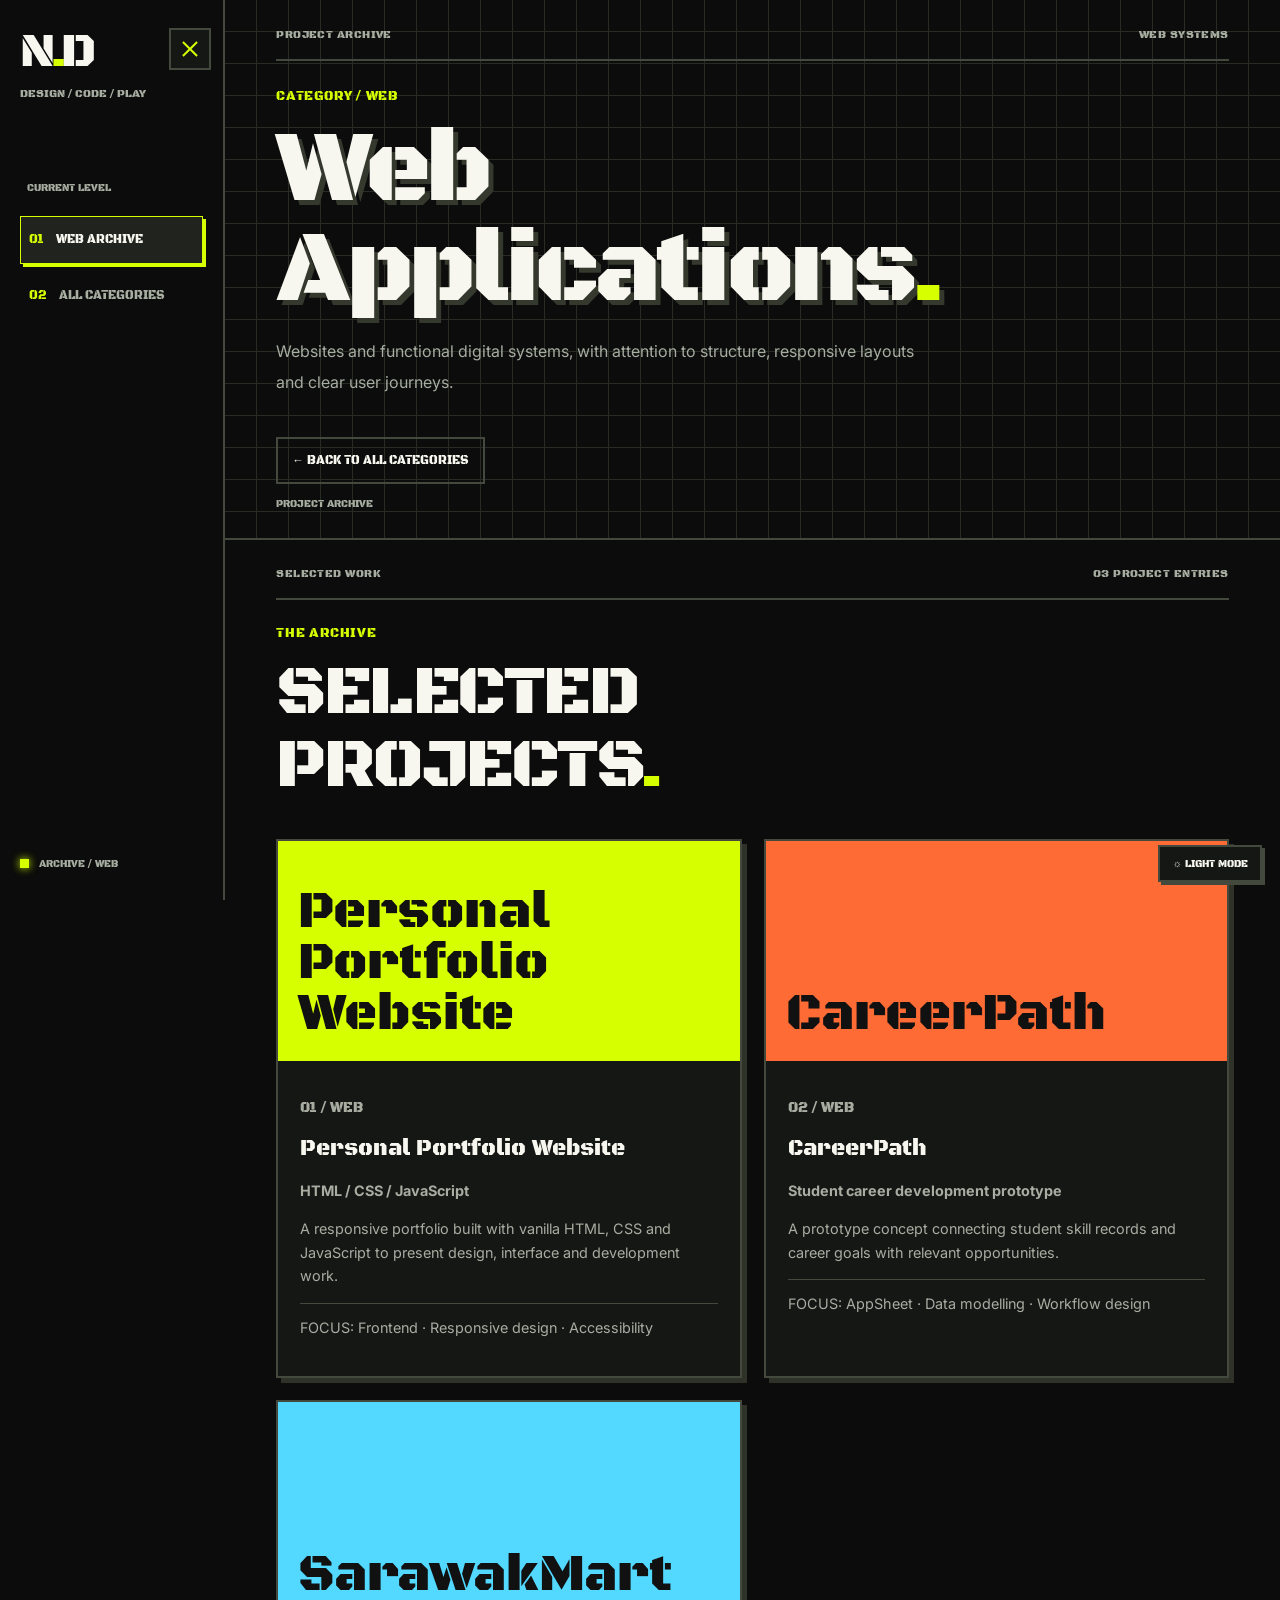
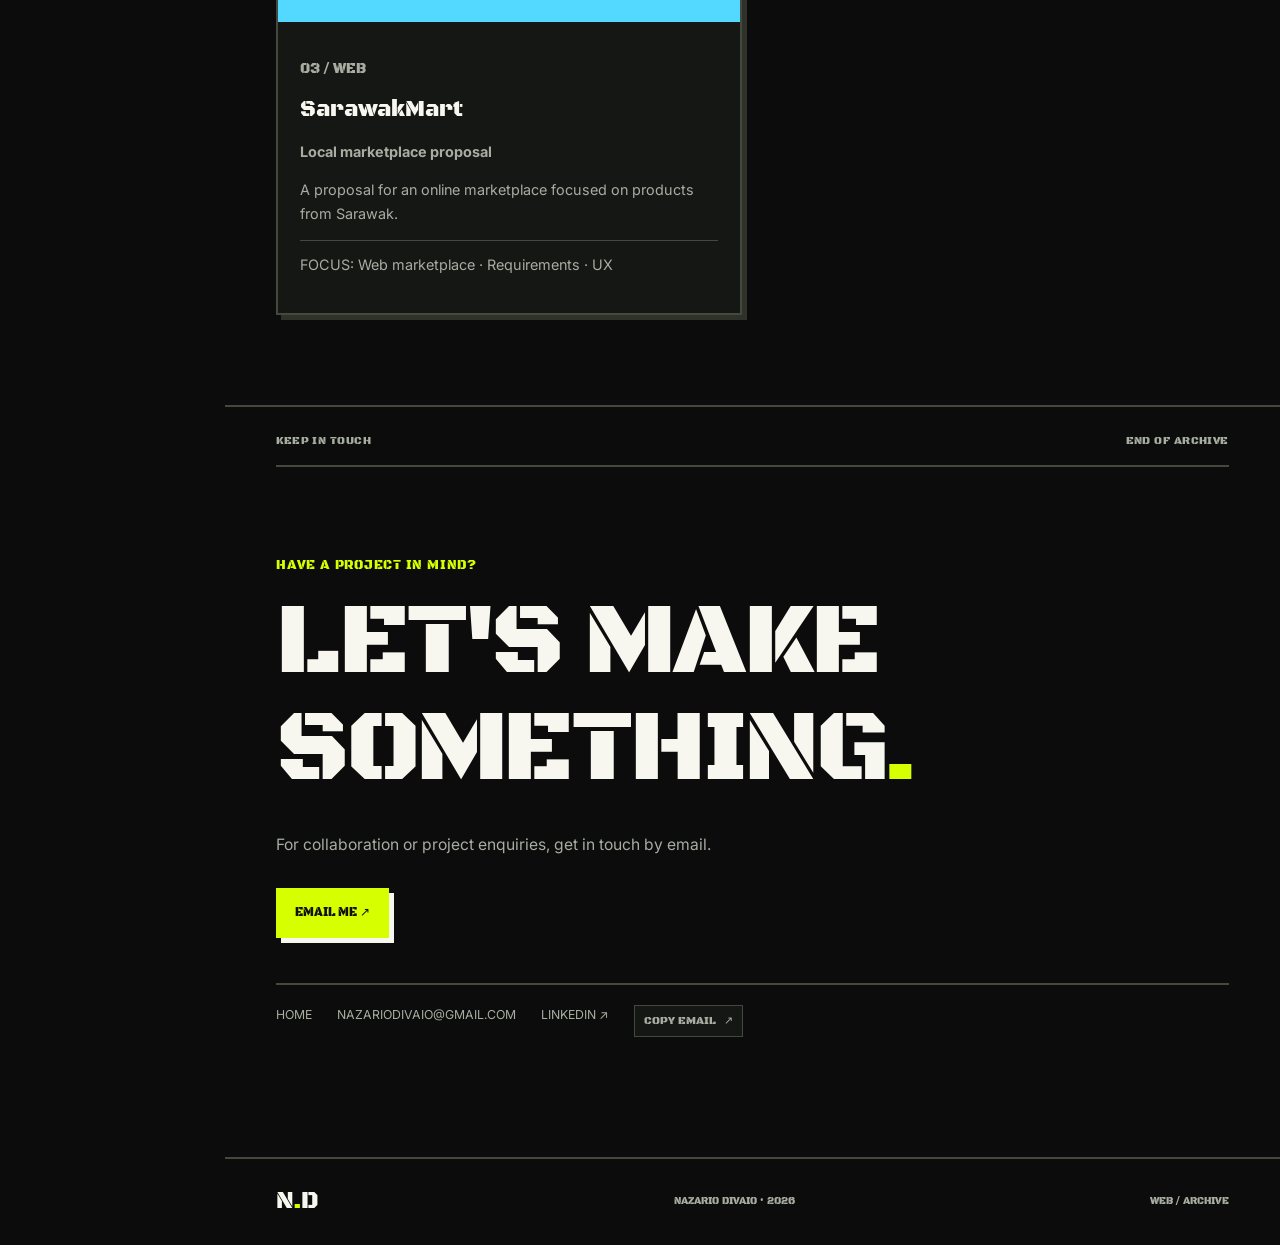
<file: projects/web-applications.html>
<!DOCTYPE html>
<html lang="en">
<head>
  <meta charset="UTF-8">
  <meta name="viewport" content="width=device-width, initial-scale=1">
  <meta name="theme-color" content="#0b0c0b">
  <meta name="description" content="Web Applications projects by Nazario Divaio.">
  <title>Web Applications — Nazario Divaio</title>
  <link rel="preconnect" href="https://fonts.googleapis.com">
  <link rel="preconnect" href="https://fonts.gstatic.com" crossorigin>
  <link href="https://fonts.googleapis.com/css2?family=Black+Ops+One&family=Inter:wght@400;500;600;700&display=swap" rel="stylesheet">
  <link rel="stylesheet" href="../style.css">
  <script src="../script.js" defer></script>
</head>
<body>
  <a class="skip-link" href="#categoryHome">Skip to content</a>
  <header class="site-header">
    <a class="brand" href="../index.html" aria-label="Return to portfolio homepage">
      <span class="wordmark">N<span>.</span>D</span>
      <span class="sidebar-label">DESIGN / CODE / PLAY</span>
    </a>
    <button class="menu-toggle" id="menuToggle" type="button" aria-controls="mainNav" aria-expanded="false" aria-label="Hide navigation">
      <span class="menu-label">HIDE NAV</span>
      <span class="menu-icon" aria-hidden="true"><span></span><span></span><span></span></span>
    </button>
    <nav class="main-nav category-nav" id="mainNav" aria-label="Category navigation">
      <p class="nav-heading">CURRENT LEVEL</p>
      <a class="nav-link active" href="#categoryHome"><span class="nav-number">01</span> WEB ARCHIVE</a>
      <a class="nav-link" href="../index.html#projects"><span class="nav-number">02</span> ALL CATEGORIES</a>
    </nav>
    <div class="sidebar-footer"><span class="status-dot" aria-hidden="true"></span><span>ARCHIVE / WEB</span></div>
  </header>
  <main>
    <section class="section hero category-hero" id="categoryHome" aria-labelledby="categoryTitle">
      <div class="section-label"><span>PROJECT ARCHIVE</span><span>WEB SYSTEMS</span></div>
      <div class="hero-content">
        <p class="eyebrow">CATEGORY / WEB</p>
        <h1 id="categoryTitle">Web<br>Applications<span class="accent-dot">.</span></h1>
        <p class="category-intro">Websites and functional digital systems, with attention to structure, responsive layouts and clear user journeys.</p>
        <a class="back-link" href="../index.html#projects">← BACK TO ALL CATEGORIES</a>
      </div>
      <div class="hero-bottom"><span>PROJECT ARCHIVE</span></div>
    </section>
    <section class="section" aria-labelledby="archiveTitle">
      <div class="section-label"><span>SELECTED WORK</span><span>03 PROJECT ENTRIES</span></div>
      <div class="section-heading">
        <div><p class="eyebrow">THE ARCHIVE</p><h2 id="archiveTitle">SELECTED<br>PROJECTS<span class="accent-dot">.</span></h2></div>
      </div>
      <div class="project-list">
      <article class="case-card">
        <div class="case-art" aria-label="Stylised project title preview"><span>Personal Portfolio Website</span></div>
        <div class="case-content">
          <p class="project-tag">01 / WEB</p>
          <h2>Personal Portfolio Website</h2>
          <p><strong>HTML / CSS / JavaScript</strong></p>
          <p>A responsive portfolio built with vanilla HTML, CSS and JavaScript to present design, interface and development work.</p>
          <p class="case-meta">FOCUS: Frontend · Responsive design · Accessibility</p>
        </div>
      </article>
      <article class="case-card">
        <div class="case-art" aria-label="Stylised project title preview"><span>CareerPath</span></div>
        <div class="case-content">
          <p class="project-tag">02 / WEB</p>
          <h2>CareerPath</h2>
          <p><strong>Student career development prototype</strong></p>
          <p>A prototype concept connecting student skill records and career goals with relevant opportunities.</p>
          <p class="case-meta">FOCUS: AppSheet · Data modelling · Workflow design</p>
        </div>
      </article>
      <article class="case-card">
        <div class="case-art" aria-label="Stylised project title preview"><span>SarawakMart</span></div>
        <div class="case-content">
          <p class="project-tag">03 / WEB</p>
          <h2>SarawakMart</h2>
          <p><strong>Local marketplace proposal</strong></p>
          <p>A proposal for an online marketplace focused on products from Sarawak.</p>
          <p class="case-meta">FOCUS: Web marketplace · Requirements · UX</p>
        </div>
      </article>
      </div>
    </section>
    <section class="section" id="contact">
      <div class="section-label"><span>KEEP IN TOUCH</span><span>END OF ARCHIVE</span></div>
      <div class="contact-content">
        <p class="eyebrow">HAVE A PROJECT IN MIND?</p>
        <h2>LET'S MAKE<br>SOMETHING<span class="accent-dot">.</span></h2>
        <p class="contact-description">For collaboration or project enquiries, get in touch by email.</p>
        <a class="button button-primary" href="mailto:nazariodivaio@gmail.com">EMAIL ME ↗</a>
        <div class="contact-links"><a href="../index.html">HOME</a><a href="mailto:nazariodivaio@gmail.com">NAZARIODIVAIO@GMAIL.COM</a><a href="https://www.linkedin.com/in/nazario-divaio-noel" target="_blank" rel="noopener noreferrer">LINKEDIN ↗</a><button class="copy-email" type="button" data-copy-email="nazariodivaio@gmail.com">COPY EMAIL <span aria-hidden="true">↗</span></button><span class="copy-email-status" role="status" aria-live="polite" hidden></span></div>
      </div>
    </section>
  </main>
  <footer class="site-footer"><p class="footer-mark">N<span>.</span>D</p><p>NAZARIO DIVAIO · <span id="currentYear">2026</span></p><p>WEB / ARCHIVE</p></footer>
  <div class="utility-controls"><button class="theme-toggle" id="themeToggle" type="button" aria-pressed="false">☼ LIGHT MODE</button><button class="back-to-top" id="backToTop" type="button" hidden>↑ BACK TO TOP</button></div>
</body>
</html>
</file>
<file: style.css>
/* =========================================
   NAZARIO DIVAIO — BLACK OPS ARCADE Portfolio
   ========================================= */

:root {
  color-scheme: dark;
  --bg: #0b0c0b;
  --panel: #151715;
  --panel-light: #20231e;
  --ink: #f7f7ef;
  --muted: #a7ada1;
  --line: #44493e;
  --lime: #d6ff00;
  --orange: #ff6b35;
  --blue: #53d8ff;
  --pink: #ff477e;
  --sidebar-width: 225px;
  --sidebar-handle-width: 56px;
  --pad: clamp(20px, 4vw, 58px);
  --shadow: #2e3229;
}

* { box-sizing: border-box; }
html { scroll-behavior: smooth; scroll-padding-top: 30px; }
body {
  margin: 0; background: var(--bg); color: var(--ink);
  font-family: "Inter", sans-serif; line-height: 1.65;
  transition: background .2s, color .2s;
}
body, button, a { -webkit-tap-highlight-color: transparent; }
h1, h2, h3, .wordmark, .sidebar-label, .nav-heading, .nav-link,
.section-label, .eyebrow, .pixel-label, .status-key, .arcade-status strong,
.hero-bottom, .button, .text-link, .category-number, .category-link,
.profile-code, .profile-role, .profile-location, .build-log-heading,
.site-footer, .theme-toggle, .back-to-top, .project-footnote,
.category-art, .page-index, .project-tag, .project-visual-label {
  font-family: "Black Ops One", cursive; font-weight: 400;
}
button { color: inherit; }
a { color: inherit; text-decoration: none; }
button:focus-visible, a:focus-visible { outline: 3px solid var(--lime); outline-offset: 4px; }
[hidden] { display: none !important; }
::selection { color: #000; background: var(--lime); }
.skip-link {
  position: fixed; z-index: 2000; top: 8px; left: 8px; padding: 10px 14px;
  background: var(--lime); color: #111; transform: translateY(-150%);
}
.skip-link:focus { transform: translateY(0); }

body.light-theme {
  color-scheme: light;
  --bg: #f4f3e9; --panel: #fff; --panel-light: #e8eadf;
  --ink: #171914; --muted: #55594e; --line: #b9bcae;
  --lime: #456400; --orange: #b83c0a; --blue: #006d91; --pink: #bd174f;
  --shadow: #c8cabb;
}
body.light-theme .site-header { background: var(--bg); }
body.light-theme .hero {
  background-image: linear-gradient(#dedfd3 1px, transparent 1px), linear-gradient(90deg, #dedfd3 1px, transparent 1px);
}
body.light-theme .button-primary { color: #fff; background: #171914; border-color: #171914; }
body.light-theme .button-primary:hover { color: #171914; background: transparent; }
body.light-theme .profile-panel, body.light-theme .build-log { background: #fff; }
body.light-theme .category-art { border-color: #171914; }

main, .site-footer {
  width: calc(100% - var(--sidebar-width)); margin-left: var(--sidebar-width);
  transition: width .25s ease, margin-left .25s ease;
}
.section { padding: 25px var(--pad) 90px; border-bottom: 2px solid var(--line); scroll-margin-top: 20px; }
.section-label {
  display: flex; justify-content: space-between; flex-wrap: wrap; gap: 8px 15px;
  padding-bottom: 15px; border-bottom: 2px solid var(--line);
  color: var(--muted); font-size: .7rem; letter-spacing: .04em;
}
.eyebrow { color: var(--lime); font-size: .8rem; letter-spacing: .06em; }
.accent-dot { color: var(--lime); }
.section-heading { display: flex; align-items: flex-end; justify-content: space-between; gap: 30px; margin: 10px 0 35px; }
.section-heading h2 { margin: 0; font-size: clamp(2.5rem, 5.5vw, 5rem); line-height: 1.04; letter-spacing: -.035em; }
.section-intro { max-width: 330px; margin: 0 0 5px; color: var(--muted); font-size: .93rem; }

/* Sidebar */
.site-header {
  position: fixed; z-index: 1000; inset: 0 auto 0 0;
  display: flex; flex-direction: column; width: var(--sidebar-width);
  padding: 28px 20px; border-right: 2px solid var(--line); background: var(--bg);
  transition: transform .25s ease;
}
.brand { display: inline-flex; flex-direction: column; align-items: flex-start; }
.wordmark { font-size: 3rem; line-height: 1; letter-spacing: -.07em; }
.wordmark span, .footer-mark span { color: var(--lime); }
.sidebar-label { margin: 10px 0 0; color: var(--muted); font-size: .67rem; }
.menu-toggle {
  position: absolute; top: 28px; right: 12px;
  display: inline-flex; align-items: center; justify-content: center;
  width: 42px; min-height: 42px; margin: 0; padding: 8px;
  border: 2px solid var(--line); background: var(--panel); color: var(--ink);
  cursor: pointer;
  transition: border-color .15s, color .15s, background .15s;
}
.menu-toggle:hover { border-color: var(--lime); color: var(--lime); }
.menu-label { display: none; }
.menu-icon { display: flex; flex-direction: column; gap: 5px; width: 20px; }
.menu-icon > span { display: block; width: 100%; height: 2px; background: var(--lime); transition: transform .2s, opacity .2s; }
.menu-toggle[aria-expanded="true"] .menu-icon > span:first-child { transform: translateY(7px) rotate(45deg); }
.menu-toggle[aria-expanded="true"] .menu-icon > span:nth-child(2) { opacity: 0; }
.menu-toggle[aria-expanded="true"] .menu-icon > span:last-child { transform: translateY(-7px) rotate(-45deg); }
.desktop-nav-collapsed .site-header { transform: translateX(calc(-100% + var(--sidebar-handle-width))); }
.desktop-nav-collapsed main, .desktop-nav-collapsed .site-footer { width: 100%; margin-left: 0; }
.desktop-nav-collapsed .site-header > :not(.menu-toggle) { visibility: hidden; }
.desktop-nav-collapsed .menu-toggle {
  top: 28px; right: 0; width: 48px; min-height: 48px; border-right: 0;
}
.desktop-nav-collapsed .main-nav { visibility: hidden; }
.main-nav { display: flex; flex-direction: column; gap: 8px; margin-top: 75px; }
.nav-heading { margin: 0 0 12px 7px; color: var(--muted); font-size: .65rem; }
.nav-link {
  display: flex; align-items: center; gap: 12px; padding: 13px 8px;
  border: 1px solid transparent; color: var(--muted); font-size: .76rem; transition: .15s;
}
.nav-number { color: var(--lime); }
.nav-link:hover, .nav-link.active { color: var(--ink); background: var(--panel-light); border-color: var(--lime); box-shadow: 3px 3px 0 var(--lime); }
.sidebar-footer { display: flex; align-items: center; gap: 10px; margin-top: auto; color: var(--muted); font-size: .61rem; font-family: "Black Ops One", cursive; }
.status-dot { display: inline-block; width: 9px; height: 9px; flex: 0 0 9px; background: var(--lime); box-shadow: 0 0 9px var(--lime); }

/* Hero */
.hero {
  display: flex; flex-direction: column; justify-content: space-between; min-height: max(760px, 100svh);
  padding-top: 26px; padding-bottom: 26px;
  background-image: linear-gradient(#282c25 1px, transparent 1px), linear-gradient(90deg, #282c25 1px, transparent 1px);
  background-size: 32px 32px; background-position: -1px -1px;
}
.hero-content { margin: 10px 0; animation: boot .5s ease-out both; }
.pixel-label { display: inline-flex; align-items: center; gap: 10px; margin: 0 0 24px; padding: 8px 12px; border: 2px solid var(--lime); background: var(--bg); color: var(--lime); font-size: .7rem; }
.hero-content h1 { margin: 0; max-width: 900px; font-size: clamp(4rem, 10.2vw, 9rem); line-height: .98; letter-spacing: -.045em; overflow-wrap: anywhere; text-shadow: 5px 5px 0 #34382d; }
.hero-description { max-width: 550px; margin: 27px 0; color: var(--muted); font-size: 1rem; line-height: 1.9; }
.hero-actions { display: flex; flex-wrap: wrap; align-items: center; gap: 20px; }
.button { display: inline-flex; align-items: center; justify-content: center; gap: 14px; min-height: 50px; padding: 13px 17px; border: 2px solid var(--lime); font-size: .73rem; transition: transform .15s, background .15s, color .15s; }
.button:hover { transform: translate(-3px, -3px); }
.button-primary { background: var(--lime); color: #10120b; box-shadow: 5px 5px 0 var(--ink); }
.button-primary:hover { background: var(--ink); color: var(--bg); border-color: var(--ink); box-shadow: 5px 5px 0 var(--lime); }
.text-link { display: inline-flex; align-items: center; gap: 9px; padding-bottom: 5px; border-bottom: 2px solid var(--line); font-size: .72rem; }
.text-link:hover { color: var(--lime); border-color: var(--lime); }
.hero-bottom-grid { margin-top: 24px; }
.arcade-status { display: grid; grid-template-columns: repeat(3, minmax(0, 1fr)); gap: 10px; margin: 16px 0 28px; }
.arcade-status > div { display: flex; flex-direction: column; gap: 7px; padding: 13px; border: 2px solid var(--line); background: var(--bg); }
.status-key { color: var(--lime); font-size: .62rem; }
.arcade-status strong { font-size: .73rem; }
.hero-bottom { display: flex; justify-content: space-between; flex-wrap: wrap; gap: 10px; color: var(--muted); font-size: .62rem; }
.hero-bottom a:hover { color: var(--lime); }

/* Category gateway grid */
.category-grid { display: grid; grid-template-columns: repeat(2, minmax(0, 1fr)); gap: 22px; align-items: stretch; }
.category-card {
  position: relative; display: flex; flex-direction: column; align-items: flex-start;
  min-width: 0; min-height: 285px; padding: clamp(20px, 3vw, 32px);
  overflow: hidden; border: 2px solid var(--line); background: var(--panel);
  box-shadow: 5px 5px 0 var(--shadow);
  transition: transform .2s ease, border-color .2s ease, box-shadow .2s ease;
}
.category-card:nth-child(even) { margin-top: 32px; }
.category-card:hover { transform: translate(-3px, -3px); border-color: var(--lime); box-shadow: 8px 8px 0 var(--lime); }
.category-number { position: relative; z-index: 1; color: var(--lime); font-size: .66rem; }
.category-card h3 { position: relative; z-index: 1; margin: auto 0 8px; padding-top: 90px; font-size: clamp(1.5rem, 3vw, 2.3rem); line-height: 1.2; }
.category-card p { position: relative; z-index: 1; max-width: 390px; margin: 0 0 22px; color: var(--muted); font-size: .9rem; }
.category-link { display: flex; justify-content: space-between; gap: 12px; width: 100%; margin-top: auto; padding-top: 14px; border-top: 2px solid var(--line); font-size: .7rem; }
.category-card:hover .category-link { color: var(--lime); border-color: var(--lime); }
.category-art { position: absolute; top: 55px; right: 25px; display: flex; align-items: center; justify-content: center; opacity: .95; }
.art-poster { gap: 5px; transform: rotate(-7deg); }
.art-poster span { padding: 7px 9px; border: 2px solid #111; background: var(--lime); color: #111; font-size: .65rem; }
.art-poster span:nth-child(2) { background: var(--orange); transform: translateY(14px); }
.art-poster span:nth-child(3) { background: var(--blue); transform: translateY(-9px); }
.art-game { display: grid; grid-template-columns: repeat(3, 22px); gap: 4px; transform: rotate(8deg); }
.art-game span { width: 22px; height: 22px; border: 2px solid #111; background: var(--pink); }
.art-game span:nth-child(1) { grid-column: 1; grid-row: 1; }
.art-game span:nth-child(2) { grid-column: 2; grid-row: 1; background: var(--lime); }
.art-game span:nth-child(3) { grid-column: 2; grid-row: 2; background: var(--lime); }
.art-game span:nth-child(4) { grid-column: 3; grid-row: 2; }
.art-web { gap: 6px; padding: 8px; border: 2px solid #111; background: var(--blue); transform: rotate(4deg); }
.art-web span { display: block; width: 24px; height: 42px; background: #111; }
.art-web span:nth-child(2) { height: 56px; background: var(--orange); }
.art-mobile { gap: 8px; transform: rotate(-7deg); }
.art-mobile span { width: 28px; height: 56px; border: 3px solid #111; border-radius: 5px; background: var(--orange); }
.art-mobile span:nth-child(2) { background: var(--blue); transform: translateY(10px); }
.art-uiux { display: grid; grid-template-columns: repeat(2, 25px); gap: 5px; transform: rotate(7deg); }
.art-uiux span { width: 25px; height: 25px; border: 2px solid #111; background: var(--blue); }
.art-uiux span:nth-child(2) { background: var(--orange); }
.art-uiux span:nth-child(3) { background: var(--lime); }
.art-uiux span:nth-child(4) { background: var(--pink); }
.project-footnote { margin-top: 28px; color: var(--muted); font-size: .63rem; }

/* About */
.about-layout { display: grid; grid-template-columns: minmax(0, .95fr) minmax(0, 1.05fr); gap: clamp(28px, 4vw, 56px); margin-top: 45px; }
.about-intro, .about-details { min-width: 0; }
.profile-panel { margin-bottom: 30px; padding: clamp(20px, 2.5vw, 30px); border: 2px solid var(--line); background: var(--panel); box-shadow: 6px 6px 0 var(--lime); }
.profile-code { color: var(--muted); font-size: .68rem; letter-spacing: .06em; }
.profile-identity { display: grid; grid-template-columns: auto minmax(0, 1fr); align-items: center; gap: clamp(16px, 2vw, 28px); margin-top: 18px; }
.profile-monogram {
  display: flex; align-items: center; justify-content: center;
  width: clamp(88px, 9vw, 124px); aspect-ratio: 1; margin: 0;
  border: 2px solid var(--lime); background: var(--bg);
  font-family: "Black Ops One", cursive; font-size: clamp(2rem, 4vw, 3.8rem);
  line-height: 1; letter-spacing: -.08em; white-space: nowrap;
}
.profile-monogram span { color: var(--lime); }
.profile-summary { min-width: 0; }
.profile-role { margin: 0 0 10px; font-size: clamp(.95rem, 1.3vw, 1.15rem); line-height: 1.45; }
.profile-location { margin: 0; color: var(--muted); font-size: .78rem; line-height: 1.6; }
.about-lead { margin: 0 0 18px; font-family: "Black Ops One", cursive; font-size: clamp(1.45rem, 2.25vw, 2.05rem); font-weight: 400; line-height: 1.3; }
.about-intro > p:not(.about-lead) { color: var(--muted); font-size: .98rem; line-height: 1.8; }
.build-log { margin-top: 32px; padding: 20px; border: 2px solid var(--line); border-left: 5px solid var(--lime); background: var(--panel); }
.build-log-heading { display: flex; align-items: center; gap: 10px; color: var(--lime); font-size: .72rem; }
.build-log > p { margin-bottom: 0; color: var(--muted); font-size: .95rem; line-height: 1.7; }
.about-details { border-top: 2px solid var(--line); }
.detail-block { padding: 22px 18px; border-bottom: 2px solid var(--line); background: var(--panel); }
.detail-block + .detail-block { margin-top: 12px; }
.detail-label { margin: 0 0 16px; color: var(--lime); font-size: .72rem; letter-spacing: .05em; }
.skill-list { margin: 0; color: var(--muted); font-size: .95rem; line-height: 1.8; }
.detail-block h3 { margin: 20px 0 5px; font-family: "Black Ops One", cursive; font-size: clamp(.95rem, 1.2vw, 1.08rem); line-height: 1.45; }
.detail-block h3:first-of-type { margin-top: 0; }
.detail-block > p:not(.detail-label) { color: var(--muted); font-size: .92rem; line-height: 1.7; }
.detail-education, .detail-experience { display: grid; grid-template-columns: minmax(0, .9fr) minmax(0, 1.1fr); column-gap: 20px; align-items: start; }
.detail-education .detail-label, .detail-experience .detail-label { grid-column: 1 / -1; }
.detail-education h3, .detail-experience h3 { margin: 0 0 16px; }
.detail-education > p:not(.detail-label), .detail-experience > p:not(.detail-label) { margin: 0 0 16px; }

/* Contact and footer */
.contact-content { padding: 75px 0 30px; }
.contact-content h2 { margin: 0; font-size: clamp(3rem, 8vw, 7rem); line-height: 1.04; letter-spacing: -.035em; }
.contact-description { max-width: 480px; margin: 28px 0; color: var(--muted); font-size: .98rem; line-height: 1.9; }
.contact-content > .button { margin-bottom: 45px; }
.contact-links { display: flex; flex-wrap: wrap; gap: 14px 25px; padding-top: 20px; border-top: 2px solid var(--line); }
.contact-links a, .local-time { color: var(--muted); font-size: .77rem; overflow-wrap: anywhere; }
.contact-links a:hover { color: var(--lime); }
.site-footer { display: flex; align-items: center; justify-content: space-between; flex-wrap: wrap; gap: 12px 18px; padding: 23px var(--pad); color: var(--muted); font-size: .6rem; }
.site-footer p { margin: 0; }
.footer-mark { color: var(--ink); font-size: 1.5rem; }
.utility-controls { position: fixed; z-index: 900; right: 18px; bottom: 18px; display: flex; flex-direction: column; align-items: flex-end; gap: 9px; }
.theme-toggle, .back-to-top { padding: 10px 12px; border: 2px solid var(--line); background: var(--panel); color: var(--ink); box-shadow: 3px 3px 0 var(--line); cursor: pointer; font-size: .65rem; }
.theme-toggle:hover, .back-to-top:hover { border-color: var(--lime); background: var(--lime); color: #10120b; }

/* Category pages */
.category-hero { min-height: 60svh; }
.category-hero h1 { font-size: clamp(3.3rem, 8vw, 7rem); }
.category-intro { max-width: 650px; color: var(--muted); font-size: 1rem; line-height: 1.9; }
.back-link { display: inline-flex; align-items: center; gap: 10px; margin-top: 24px; padding: 12px 14px; border: 2px solid var(--line); font-family: "Black Ops One", cursive; font-size: .72rem; }
.back-link:hover { border-color: var(--lime); color: var(--lime); }
.project-list { display: grid; grid-template-columns: repeat(2, minmax(0, 1fr)); gap: 22px; }
.case-card { min-width: 0; border: 2px solid var(--line); background: var(--panel); box-shadow: 5px 5px 0 var(--shadow); }
.case-image { display: block; width: 100%; height: auto; aspect-ratio: 4 / 5; object-fit: cover; }
.case-image-wide { aspect-ratio: auto; object-fit: contain; background: var(--panel-light); }
.membership-gallery { display: flex; flex-wrap: wrap; gap: 16px; padding: 16px; }
.membership-gallery .case-image { flex: 1 1 calc(50% - 8px); max-width: calc(50% - 8px); aspect-ratio: auto; object-fit: contain; }
.case-art { display: flex; min-height: 220px; align-items: flex-end; padding: 20px; color: #111; background: var(--lime); }
.case-card:nth-child(5n+2) .case-art { background: var(--orange); }
.case-card:nth-child(5n+3) .case-art { background: var(--blue); }
.case-card:nth-child(5n+4) .case-art { background: var(--pink); }
.case-card:nth-child(5n) .case-art { background: #cbd0be; }
.case-art span { font-family: "Black Ops One", cursive; font-size: clamp(2rem, 4vw, 3.6rem); line-height: 1; overflow-wrap: anywhere; }
.case-content { padding: 22px; }
.project-tag { color: var(--lime); font-size: .65rem; }
.case-content h2 { margin: 12px 0 8px; font-size: 1.4rem; line-height: 1.3; }
.case-content p { color: var(--muted); font-size: .9rem; }
.case-meta { padding-top: 12px; border-top: 1px solid var(--line); color: var(--muted); font-size: .75rem; }
.placeholder-note { margin-top: 25px; padding: 15px; border-left: 4px solid var(--lime); background: var(--panel); color: var(--muted); font-size: .83rem; }

/* Animation */
@keyframes boot { from { opacity: 0; transform: translateY(15px); } to { opacity: 1; transform: translateY(0); } }
@media (prefers-reduced-motion: no-preference) {
  .category-card, .case-card { animation: boot .4s ease both; }
}
@media (prefers-reduced-motion: reduce) {
  html { scroll-behavior: auto; }
  *, *::before, *::after { animation-duration: .01ms !important; animation-iteration-count: 1 !important; transition-duration: .01ms !important; }
}

/* Tablet */
@media (max-width: 1050px) {
  :root { --sidebar-width: 190px; --pad: 30px; }
  .site-header { padding-right: 15px; padding-left: 15px; }
  .about-layout { gap: 30px; }
}

/* Mobile */
@media (max-width: 760px) {
  html { scroll-padding-top: 85px; }
  main, .site-footer { width: 100%; margin-left: 0; }
  .site-header {
    inset: 0 0 auto; display: grid; grid-template-columns: 1fr auto; gap: 4px 15px;
    width: 100%; min-height: 67px; padding: 10px 18px; border-right: 0; border-bottom: 2px solid var(--line);
    transform: none;
  }
  .wordmark { font-size: 2.2rem; }
  .sidebar-label { grid-column: 1; margin: 0; font-size: .58rem; }
  .menu-toggle {
    position: static; display: inline-flex; grid-column: 2; grid-row: 1 / span 2; align-items: center; justify-content: center;
    width: 48px; min-height: 44px; margin: 0; padding: 10px; border: 2px solid var(--line); background: var(--panel);
  }
  .menu-label { display: none; }
  .menu-icon { display: flex; flex-direction: column; gap: 5px; width: 20px; }
  .menu-icon > span { display: block; width: 100%; height: 2px; background: var(--lime); transition: transform .2s, opacity .2s; }
  .menu-toggle[aria-expanded="true"] .menu-icon > span:first-child { transform: translateY(7px) rotate(45deg); }
  .menu-toggle[aria-expanded="true"] .menu-icon > span:nth-child(2) { opacity: 0; }
  .menu-toggle[aria-expanded="true"] .menu-icon > span:last-child { transform: translateY(-7px) rotate(-45deg); }
  .main-nav { display: none; grid-column: 1 / -1; gap: 5px; margin-top: 12px; padding-top: 12px; border-top: 2px solid var(--line); }
  .main-nav.is-open { display: flex; }
  .nav-heading { margin-bottom: 8px; }
  .sidebar-footer { display: none; }
  .section { padding: 22px 20px 65px; scroll-margin-top: 80px; }
  .hero { min-height: calc(100svh - 67px); padding-top: 22px; padding-bottom: 25px; }
  .hero-content { margin: 55px 0; }
  .hero-content h1 { font-size: clamp(3.3rem, 13.5vw, 6.5rem); }
  .section-heading { align-items: flex-start; flex-direction: column; gap: 18px; margin-top: 38px; }
  .section-heading h2 { font-size: clamp(2.5rem, 10vw, 4rem); }
  .category-grid, .project-list { grid-template-columns: 1fr; gap: 20px; }
  .category-card, .category-card:nth-child(even) { min-height: 245px; margin-top: 0; }
  .category-card h3 { font-size: clamp(1.6rem, 7vw, 2.2rem); }
  .about-layout { grid-template-columns: 1fr; gap: 34px; margin-top: 32px; }
  .profile-panel { margin-bottom: 24px; }
  .profile-identity { grid-template-columns: 82px minmax(0, 1fr); gap: 16px; }
  .profile-monogram { width: 82px; font-size: 2rem; }
  .profile-role { font-size: .95rem; }
  .profile-location { font-size: .75rem; }
  .about-lead { font-size: clamp(1.45rem, 6vw, 1.9rem); }
  .about-intro > p:not(.about-lead) { font-size: .95rem; }
  .detail-block { padding: 20px 16px; }
  .detail-education, .detail-experience { grid-template-columns: 1fr; }
  .detail-education .detail-label, .detail-experience .detail-label { grid-column: auto; }
  .detail-education h3, .detail-experience h3 { margin: 0 0 4px; }
  .detail-education > p:not(.detail-label), .detail-experience > p:not(.detail-label) { margin: 0 0 16px; }
  .detail-block > p:not(.detail-label) { font-size: .9rem; }
  .contact-content { padding-top: 60px; }
  .contact-content h2 { font-size: clamp(2.8rem, 11vw, 5rem); }
  .site-footer { padding: 22px 20px; }
  .utility-controls { right: 12px; bottom: 12px; }
  .category-hero { min-height: auto; padding-top: 110px; }
}
@media (max-width: 760px) {
  .desktop-nav-collapsed .site-header { transform: none; }
  .desktop-nav-collapsed main, .desktop-nav-collapsed .site-footer { width: 100%; margin-left: 0; }
  .desktop-nav-collapsed .site-header > :not(.menu-toggle) { visibility: visible; }
  .desktop-nav-collapsed .menu-toggle { position: static; width: 48px; min-height: 44px; margin: 0; border-right: 2px solid var(--line); }
}
@media (max-width: 390px) {
  .section { padding-right: 16px; padding-left: 16px; }
  .section-label { font-size: .57rem; }
  .arcade-status { gap: 5px; }
  .arcade-status > div { padding: 8px; }
  .hero-actions { align-items: flex-start; flex-direction: column; }
  .category-art { right: 15px; transform: scale(.85); transform-origin: top right; }
}

/* Print-friendly basics */
@media print {
  .site-header, .utility-controls, .hero-actions, .back-link { display: none !important; }
  main, .site-footer { width: 100%; margin: 0; }
  body { color: #111; background: #fff; }
  .section { break-inside: avoid; }
}


/* Added interaction layer: scroll progress and copy-email feedback. */
.scroll-progress {
  position: fixed;
  z-index: 2100;
  inset: 0 0 auto;
  height: 4px;
  width: 100%;
  overflow: hidden;
  pointer-events: none;
  background: transparent;
}
.scroll-progress-bar {
  display: block;
  width: 0;
  height: 100%;
  background: var(--lime);
  box-shadow: 0 0 8px color-mix(in srgb, var(--lime) 55%, transparent);
  transition: width .08s linear;
}
.copy-email {
  display: inline-flex;
  align-items: center;
  justify-content: center;
  gap: 8px;
  padding: 7px 9px;
  border: 1px solid var(--line);
  background: var(--panel);
  color: var(--muted);
  cursor: pointer;
  font-family: "Black Ops One", cursive;
  font-size: .68rem;
  line-height: 1.5;
  transition: border-color .15s, color .15s, background .15s;
}
.copy-email:hover, .copy-email:focus-visible {
  border-color: var(--lime);
  color: var(--ink);
}
.copy-email:disabled { cursor: wait; opacity: .65; }
.copy-email-status {
  flex-basis: 100%;
  color: var(--lime);
  font-family: "Inter", sans-serif;
  font-size: .78rem;
  overflow-wrap: anywhere;
}
.mobile-menu-backdrop { display: none; }

@media (max-width: 760px) {
  .scroll-progress { height: 4px; }
  .mobile-menu-backdrop {
    display: block;
    position: fixed;
    z-index: 1050;
    inset: 0;
    background: rgba(8, 9, 8, .84);
    pointer-events: auto;
  }
  .mobile-menu-backdrop[hidden] { display: none; }
  @supports ((backdrop-filter: blur(4px)) or (-webkit-backdrop-filter: blur(4px))) {
    .mobile-menu-backdrop {
      background: rgba(8, 9, 8, .38);
      -webkit-backdrop-filter: blur(9px) brightness(.62);
      backdrop-filter: blur(9px) brightness(.62);
    }
  }
  body.light-theme .mobile-menu-backdrop {
    background: rgba(244, 243, 233, .84);
  }
  @supports ((backdrop-filter: blur(4px)) or (-webkit-backdrop-filter: blur(4px))) {
    body.light-theme .mobile-menu-backdrop {
      background: rgba(244, 243, 233, .42);
      -webkit-backdrop-filter: blur(9px) brightness(.78);
      backdrop-filter: blur(9px) brightness(.78);
    }
  }
  body.menu-open { overscroll-behavior: none; }
  body.menu-open .site-header {
    z-index: 1100;
    background: transparent;
    border-bottom-color: transparent;
    pointer-events: none;
  }
  body.menu-open .site-header .brand,
  body.menu-open .site-header .menu-toggle,
  body.menu-open .site-header .sidebar-footer {
    filter: blur(3px);
    opacity: .22;
  }
  body.menu-open .site-header .menu-toggle { pointer-events: auto; }
  .main-nav.is-open {
    pointer-events: auto;
    position: absolute;
    z-index: 1101;
    top: 100%;
    right: 0;
    left: 0;
    animation: mobile-nav-drop .22s ease-out both;
    display: flex;
    flex-direction: column;
    align-items: stretch;
    justify-content: center;
    gap: 10px;
    width: 100%;
    max-height: calc(100svh - 67px);
    overflow-y: auto;
    margin: 0;
    padding: 18px;
    border: 2px solid var(--lime);
    background: var(--panel);
    box-shadow: 0 8px 0 var(--lime);
    text-align: center;
    overscroll-behavior: contain;
  }
  .main-nav.is-open .nav-heading {
    margin: 0 0 8px;
    text-align: center;
  }
  @keyframes mobile-nav-drop {
    from { opacity: 0; transform: translateY(-12px); }
    to { opacity: 1; transform: translateY(0); }
  }
  .main-nav.is-open .nav-link {
    justify-content: center;
    min-height: 50px;
    padding: 14px 10px;
    text-align: center;
  }
  .main-nav.is-open .nav-link .nav-number { min-width: 24px; }
  .copy-email { min-height: 38px; }
}
@media (prefers-reduced-motion: reduce) {
  .scroll-progress-bar { transition: none; }
}
</file>
